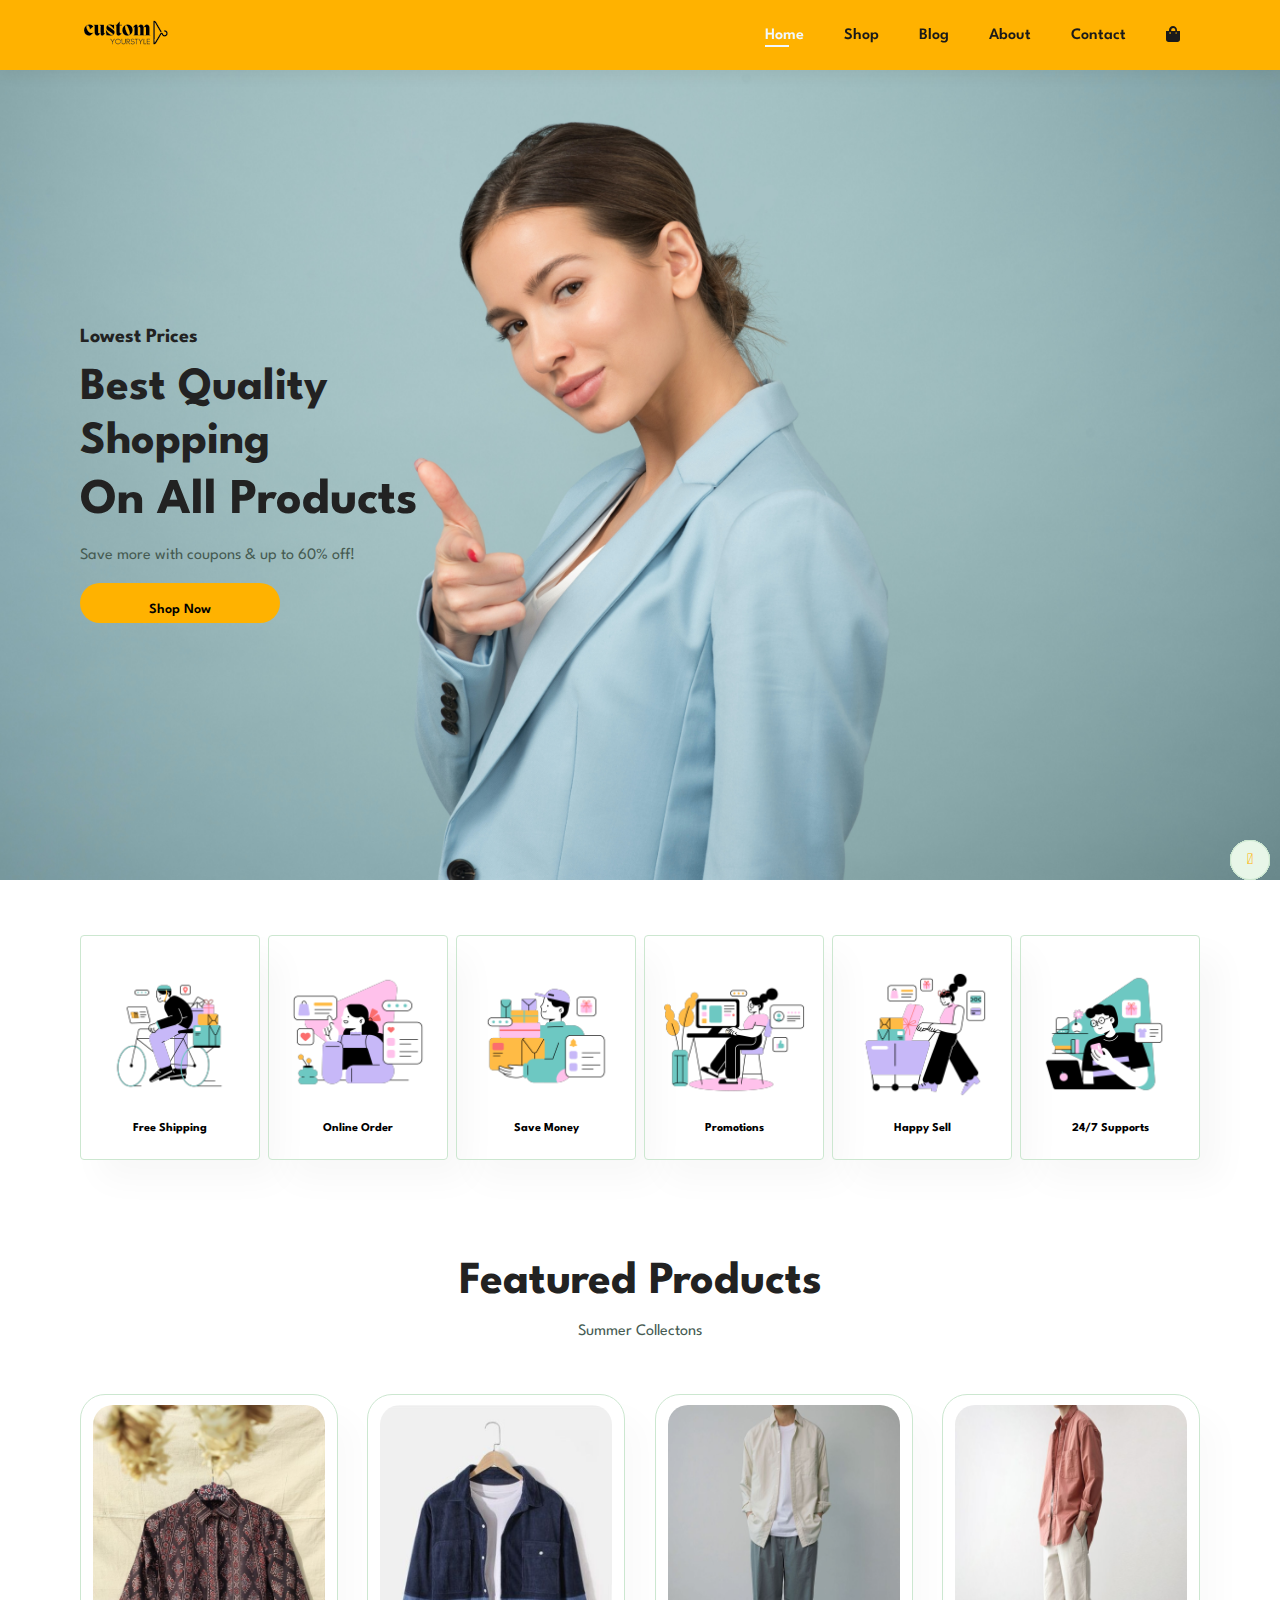
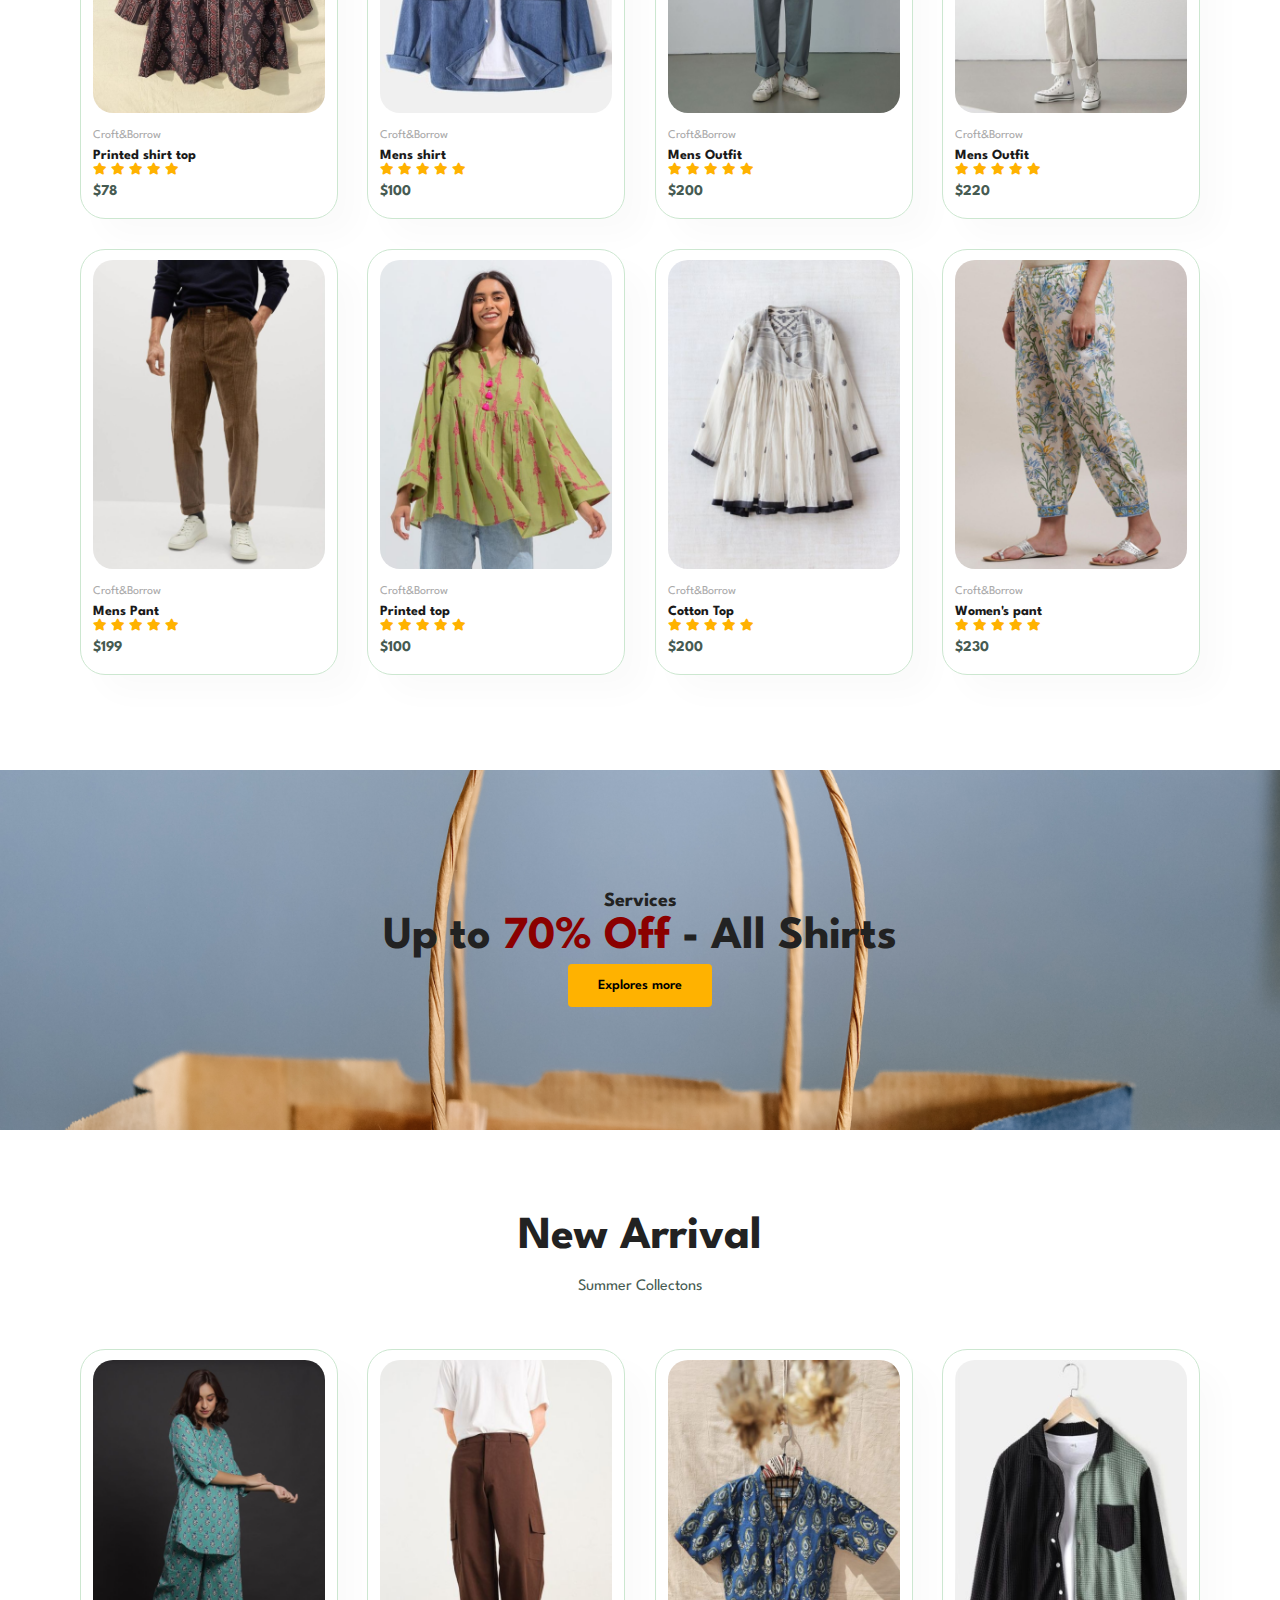
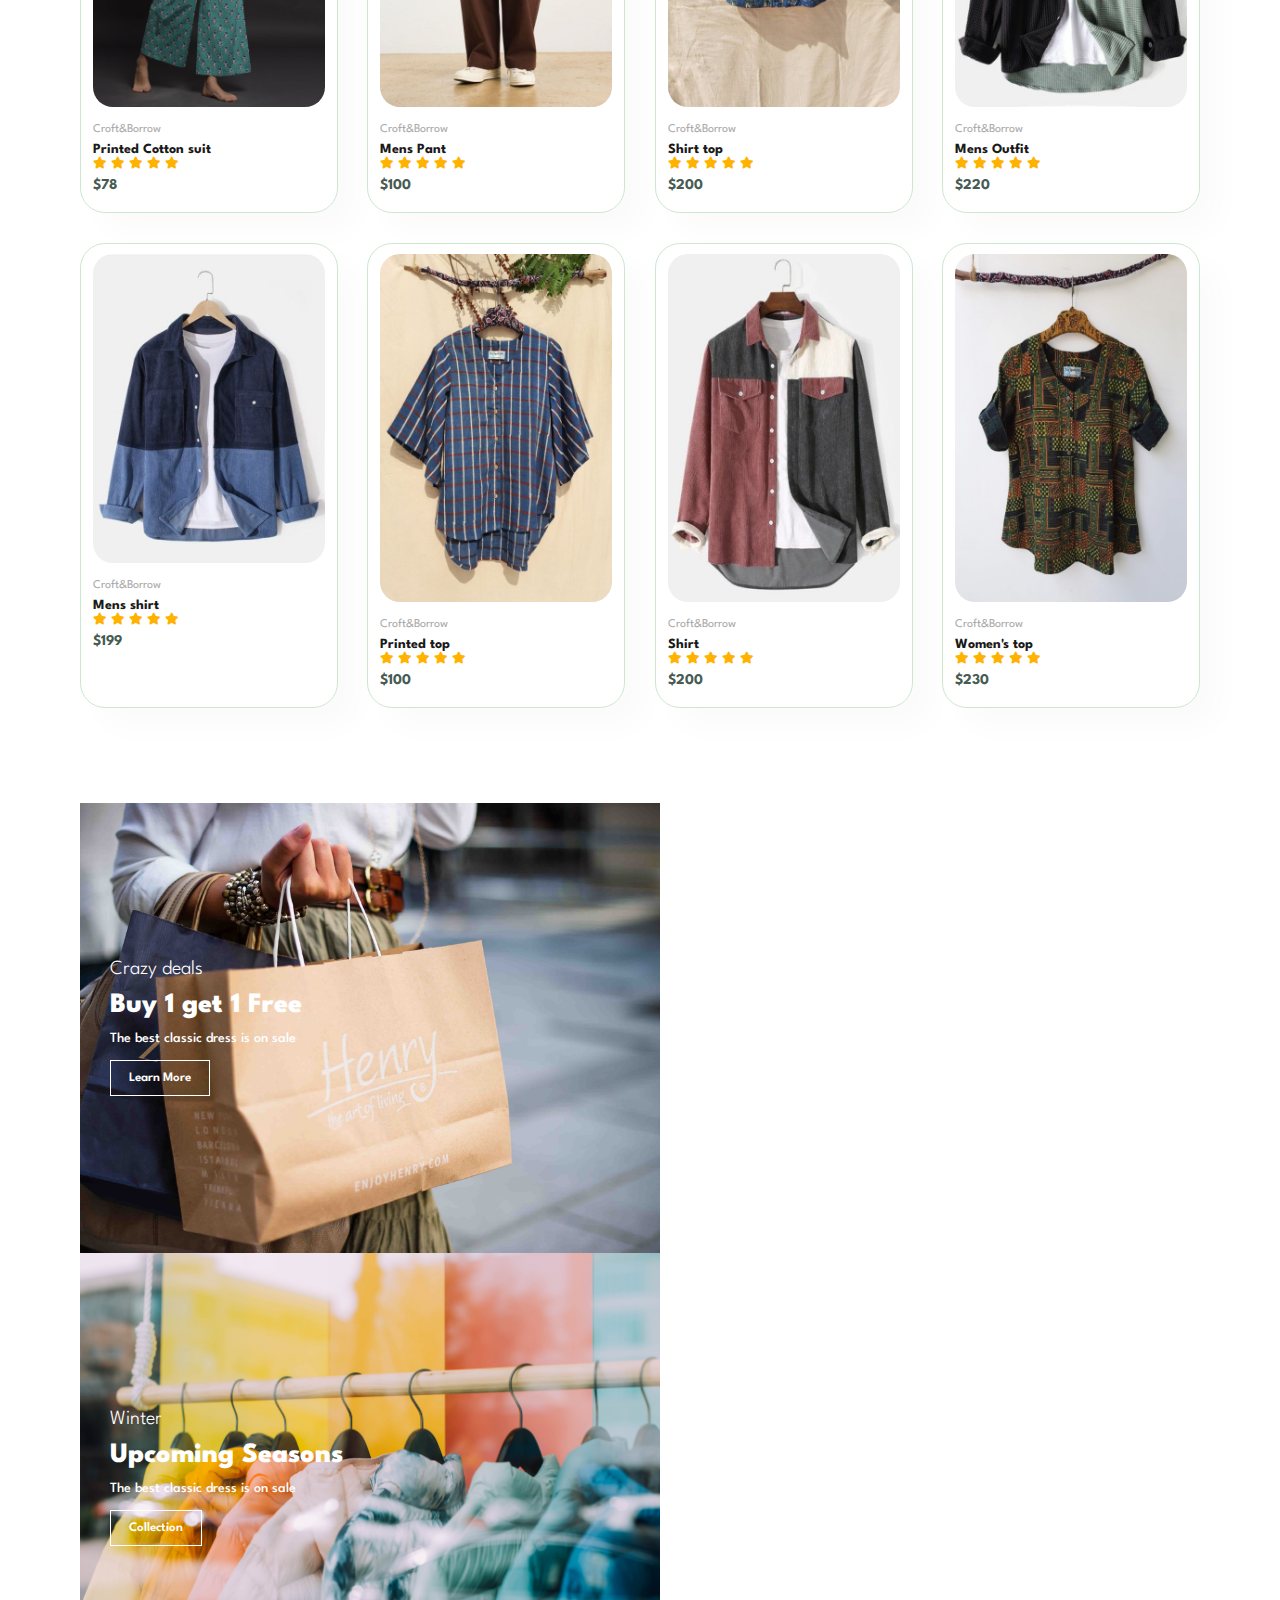
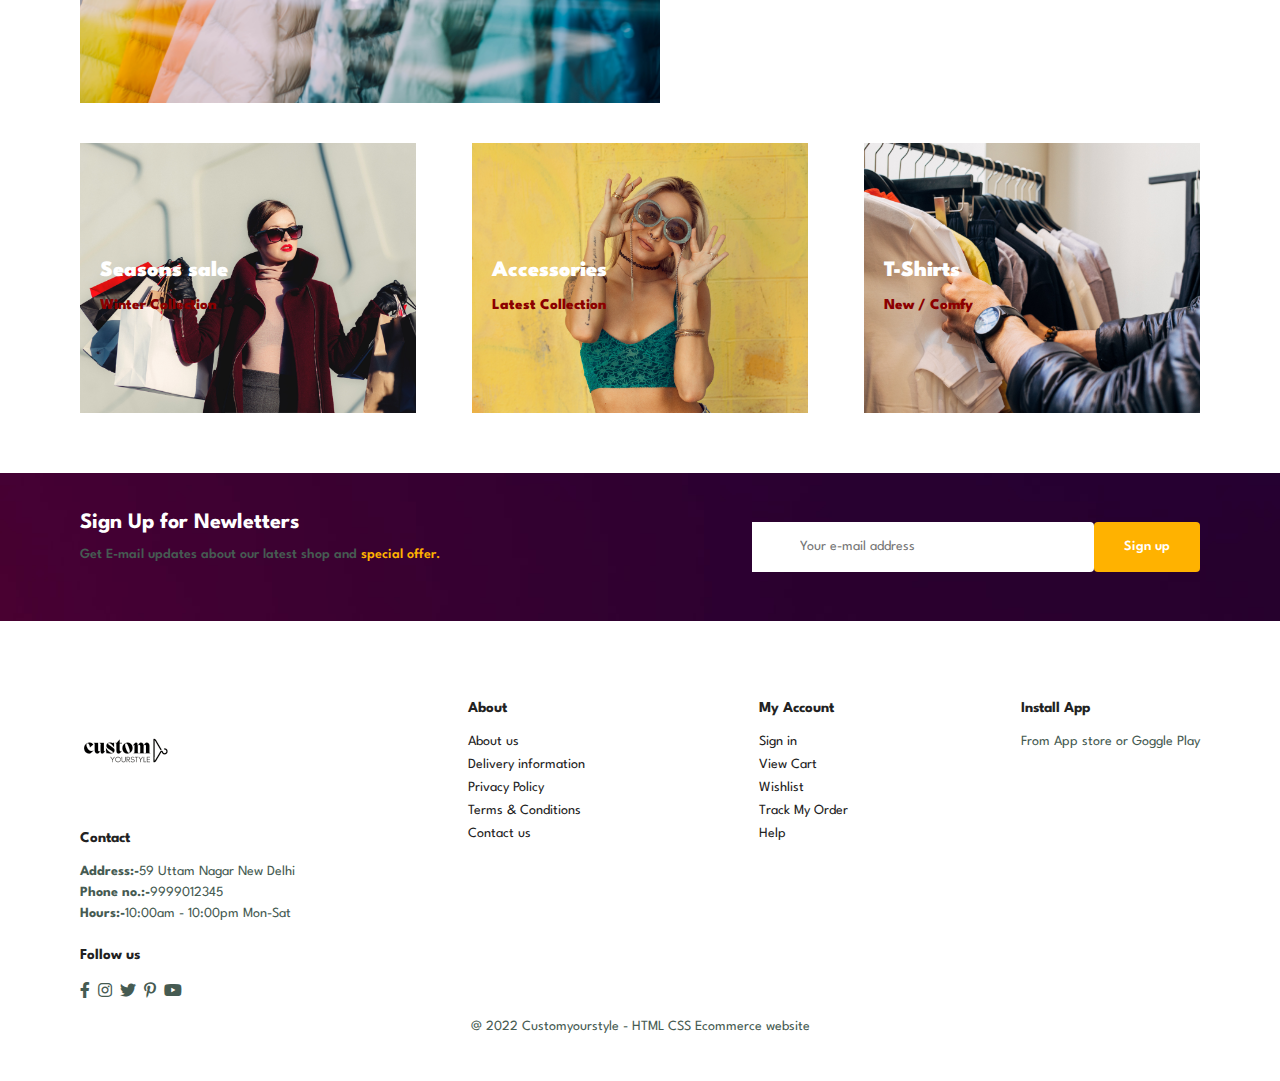
<file: customyourstyle/index.html>
<!DOCTYPE html>
<html lang="en">
<head>
    <meta charset="UTF-8">
    <meta http-equiv="X-UA-Compatible" content="IE=edge">
    <meta name="viewport" content="width=device-width, initial-scale=1.0">
    <title>Customyourstyle</title>
    <link rel="stylesheet" href="https://use.fontawesome.com/releases/v5.15.4/css/all.css"/>
    <link rel="stylesheet" href="style.css">
</head>
<body>

   <section id="header">
    <a href="#"> <img src="images/logo9.png" class="logo" alt=""></a>
    
   <div> 
    <ul id="navbar">
        <li><a class="active" href="index.html">Home</a></li>
        <li><a href="shop.html">Shop</a></li>
        <li><a href="blog.html">Blog</a></li>
        <li><a href="about.html">About</a></li>
        <li><a href="contact.html">Contact</a></li>
        <li id="lg-bag"><a href="cart.html"><i class="fa fa-shopping-bag"></i></a></li>
        <a href="#" id="close"><i class="fa fa-times"></i></a>
    </ul>
   </div>
   <div id="mobile">
    <a href="cart.html"><i class="fa fa-shopping-bag"></i></i></a>
    <i id="bar" class="fas fa-outdent"></i>
   </div>
</section>

<section id="hero">
    <h4>Lowest Prices</h4>
    <h2>Best Quality</h2>
    <h2>Shopping</h2>
    <h1>On All Products</h1>
    <p>Save more with coupons & up to 60% off!</p>
    <button class="normal">Shop Now</button>
</section>

<section id="feature" class="section-p1">
    <div class="fe-box">
        <img src="images/features/f1.png" alt="">
        <h6>Free Shipping</h6>
    </div>
    <div class="fe-box">
        <img src="images/features/f2.png" alt="">
        <h6>Online Order</h6>
    </div>
    <div class="fe-box">
        <img src="images/features/f3.png" alt="">
        <h6>Save Money</h6>
    </div>
    <div class="fe-box">
        <img src="images/features/f4.png" alt="">
        <h6>Promotions</h6>
    </div>
    <div class="fe-box">
        <img src="images/features/f5.png" alt="">
        <h6>Happy Sell</h6>
    </div>
    <div class="fe-box">
        <img src="images/features/f6.png" alt="">
        <h6>24/7 Supports</h6>
    </div>
</section>

<section id="product1" class="section-p1">
    <h2>Featured Products</h2>
    <p>Summer Collectons</p>
    <div class="pro-container">
        <div class="pro">
            <img src="images/product/shirt top6.png" alt="">
            <div class="des">
                <span>Croft&Borrow</span>
                <h5>Printed shirt top</h5>
                <div class="star">
                    <i class="fas fa-star"></i>
                    <i class="fas fa-star"></i>
                    <i class="fas fa-star"></i>
                    <i class="fas fa-star"></i>
                    <i class="fas fa-star"></i>
                </div>
                <h4>$78</h4>
            </div>
            <a href="#"><i class="fa fa-shopping-cart cart"></i></a>
        </div>
        <div class="pro">
            <img src="images/product/shirt9.png" alt="">
            <div class="des">
                <span>Croft&Borrow</span>
                <h5>Mens shirt</h5>
                <div class="star">
                    <i class="fas fa-star"></i>
                    <i class="fas fa-star"></i>
                    <i class="fas fa-star"></i>
                    <i class="fas fa-star"></i>
                    <i class="fas fa-star"></i>
                </div>
                <h4>$100</h4>
            </div>
            <a href="#"><i class="fa fa-shopping-cart cart"></i></a>
        </div>
        <div class="pro">
            <img src="images/product/M outfit1.png" alt="">
            <div class="des">
                <span>Croft&Borrow</span>
                <h5>Mens Outfit</h5>
                <div class="star">
                    <i class="fas fa-star"></i>
                    <i class="fas fa-star"></i>
                    <i class="fas fa-star"></i>
                    <i class="fas fa-star"></i>
                    <i class="fas fa-star"></i>
                </div>
                <h4>$200</h4>
            </div>
            <a href="#"><i class="fa fa-shopping-cart cart"></i></a>
        </div>
        <div class="pro">
            <img src="images/product/M outfit2.png" alt="">
            <div class="des">
                <span>Croft&Borrow</span>
                <h5>Mens Outfit</h5>
                <div class="star">
                    <i class="fas fa-star"></i>
                    <i class="fas fa-star"></i>
                    <i class="fas fa-star"></i>
                    <i class="fas fa-star"></i>
                    <i class="fas fa-star"></i>
                </div>
                <h4>$220</h4>
            </div>
            <a href="#"><i class="fa fa-shopping-cart cart"></i></a>
        </div>
        <div class="pro">
            <img src="images/product/Pant5.png" alt="">
            <div class="des">
                <span>Croft&Borrow</span>
                <h5>Mens Pant</h5>
                <div class="star">
                    <i class="fas fa-star"></i>
                    <i class="fas fa-star"></i>
                    <i class="fas fa-star"></i>
                    <i class="fas fa-star"></i>
                    <i class="fas fa-star"></i>
                </div>
                <h4>$199</h4>
            </div>
            <a href="#"><i class="fa fa-shopping-cart cart"></i></a>
        </div>
        <div class="pro">
            <img src="images/product/w outfit1.png" alt="">
            <div class="des">
                <span>Croft&Borrow</span>
                <h5>Printed top</h5>
                <div class="star">
                    <i class="fas fa-star"></i>
                    <i class="fas fa-star"></i>
                    <i class="fas fa-star"></i>
                    <i class="fas fa-star"></i>
                    <i class="fas fa-star"></i>
                </div>
                <h4>$100</h4>
            </div>
            <a href="#"><i class="fa fa-shopping-cart cart"></i></a>
        </div>
        <div class="pro">
            <img src="images/product/w outfit2.png" alt="">
            <div class="des">
                <span>Croft&Borrow</span>
                <h5>Cotton Top</h5>
                <div class="star">
                    <i class="fas fa-star"></i>
                    <i class="fas fa-star"></i>
                    <i class="fas fa-star"></i>
                    <i class="fas fa-star"></i>
                    <i class="fas fa-star"></i>
                </div>
                <h4>$200</h4>
            </div>
            <a href="#"><i class="fa fa-shopping-cart cart"></i></a>
        </div>
        <div class="pro">
            <img src="images/product/w pant1.png" alt="">
            <div class="des">
                <span>Croft&Borrow</span>
                <h5>Women's pant</h5>
                <div class="star">
                    <i class="fas fa-star"></i>
                    <i class="fas fa-star"></i>
                    <i class="fas fa-star"></i>
                    <i class="fas fa-star"></i>
                    <i class="fas fa-star"></i>
                </div>
                <h4>$230</h4>
            </div>
            <a href="#"><i class="fa fa-shopping-cart cart"></i></a>
        </div>
    </div>
</section>

<section id="banner" class="section-m1">
    <h4>Services</h4>
    <h2>Up to <span>70% Off </span> - All Shirts </h2>
    <button class="normal">Explores more</button>

</section>

<section id="product1" class="section-p1">
    <h2>New Arrival</h2>
    <p>Summer Collectons</p>
    <div class="pro-container">
        <div class="pro">
            <img src="images/product/suit1.png" alt="">
            <div class="des">
                <span>Croft&Borrow</span>
                <h5>Printed Cotton suit</h5>
                <div class="star">
                    <i class="fas fa-star"></i>
                    <i class="fas fa-star"></i>
                    <i class="fas fa-star"></i>
                    <i class="fas fa-star"></i>
                    <i class="fas fa-star"></i>
                </div>
                <h4>$78</h4>
            </div>
            <a href="#"><i class="fal fa-shopping-cart cart"></i></a>
        </div>
        <div class="pro">
            <img src="images/product/Pant1.png" alt="">
            <div class="des">
                <span>Croft&Borrow</span>
                <h5>Mens Pant</h5>
                <div class="star">
                    <i class="fas fa-star"></i>
                    <i class="fas fa-star"></i>
                    <i class="fas fa-star"></i>
                    <i class="fas fa-star"></i>
                    <i class="fas fa-star"></i>
                </div>
                <h4>$100</h4>
            </div>
            <a href="#"><i class="fal fa-shopping-cart cart"></i></a>
        </div>
        <div class="pro">
            <img src="images/product/shirt top1.png" alt="">
            <div class="des">
                <span>Croft&Borrow</span>
                <h5>Shirt top</h5>
                <div class="star">
                    <i class="fas fa-star"></i>
                    <i class="fas fa-star"></i>
                    <i class="fas fa-star"></i>
                    <i class="fas fa-star"></i>
                    <i class="fas fa-star"></i>
                </div>
                <h4>$200</h4>
            </div>
            <a href="#"><i class="fal fa-shopping-cart cart"></i></a>
        </div>
        <div class="pro">
            <img src="images/product/shirt11.png" alt="">
            <div class="des">
                <span>Croft&Borrow</span>
                <h5>Mens Outfit</h5>
                <div class="star">
                    <i class="fas fa-star"></i>
                    <i class="fas fa-star"></i>
                    <i class="fas fa-star"></i>
                    <i class="fas fa-star"></i>
                    <i class="fas fa-star"></i>
                </div>
                <h4>$220</h4>
            </div>
            <a href="#"><i class="fal fa-shopping-cart cart"></i></a>
        </div>
        <div class="pro">
            <img src="images/product/shirt9.png" alt="">
            <div class="des">
                <span>Croft&Borrow</span>
                <h5>Mens shirt</h5>
                <div class="star">
                    <i class="fas fa-star"></i>
                    <i class="fas fa-star"></i>
                    <i class="fas fa-star"></i>
                    <i class="fas fa-star"></i>
                    <i class="fas fa-star"></i>
                </div>
                <h4>$199</h4>
            </div>
            <a href="#"><i class="fal fa-shopping-cart cart"></i></a>
        </div>
        <div class="pro">
            <img src="images/product/shirt top2.png" alt="">
            <div class="des">
                <span>Croft&Borrow</span>
                <h5>Printed top</h5>
                <div class="star">
                    <i class="fas fa-star"></i>
                    <i class="fas fa-star"></i>
                    <i class="fas fa-star"></i>
                    <i class="fas fa-star"></i>
                    <i class="fas fa-star"></i>
                </div>
                <h4>$100</h4>
            </div>
            <a href="#"><i class="fal fa-shopping-cart cart"></i></a>
        </div>
        <div class="pro">
            <img src="images/product/shirt10.png" alt="">
            <div class="des">
                <span>Croft&Borrow</span>
                <h5>Shirt</h5>
                <div class="star">
                    <i class="fas fa-star"></i>
                    <i class="fas fa-star"></i>
                    <i class="fas fa-star"></i>
                    <i class="fas fa-star"></i>
                    <i class="fas fa-star"></i>
                </div>
                <h4>$200</h4>
            </div>
            <a href="#"><i class="fal fa-shopping-cart cart"></i></a>
        </div>
        <div class="pro">
            <img src="images/product/shirt top5.png" alt="">
            <div class="des">
                <span>Croft&Borrow</span>
                <h5>Women's top </h5>
                <div class="star">
                    <i class="fas fa-star"></i>
                    <i class="fas fa-star"></i>
                    <i class="fas fa-star"></i>
                    <i class="fas fa-star"></i>
                    <i class="fas fa-star"></i>
                </div>
                <h4>$230</h4>
            </div>
            <a href="#"><i class="fal fa-shopping-cart cart"></i></a>
        </div>
    </div>
</section>

<section id="sm-banner" class="section-p1">
    <div class="banner-box">
    <h4>Crazy deals</h4>
    <h2>Buy 1 get 1 Free</h2>
    <span>The best classic dress is on sale</span>
    <button class="white">Learn More</button>
    </div>
    <div class="banner-box banner-box2">
        <h4>Winter</h4>
        <h2>Upcoming Seasons</h2>
        <span>The best classic dress is on sale</span>
        <button class="white">Collection</button>
        </div>
    </section>

    <section id="banner3">
        <div class="banner-box">
            <h2>Seasons sale</h2>
            <h3>Winter Collection</h3>
            </div>
            <div class="banner-box banner-box2">
                <h2>Accessories</h2>
                <h3>Latest Collection</h3>
                </div>
                <div class="banner-box banner-box3">
                    <h2>T-Shirts</h2>
                    <h3>New / Comfy</h3>
                    </div>
    </section>

    <section id="newsletter" class="section-p1 section-m1" >
       <div class="newstext">
        <h4>Sign Up for Newletters</h4>
        <p>Get E-mail updates about our latest shop and <span>special offer.</span></p>
       </div>
       <div class="form">
        <input type="text" placeholder="Your e-mail address">
        <button class="normal">Sign up</button>
       </div>
    </section>

    <footer class="section-p1">
       <div class="col">
        <img class="logo" src="images/logo9.png">
        <h4>Contact</h4>
        <p><strong>Address:-</strong>59 Uttam Nagar New Delhi</p>
        <p><strong>Phone no.:-</strong>9999012345</p>
        <p><strong>Hours:-</strong>10:00am - 10:00pm Mon-Sat </p>
        <div class="follow">
            <h4>Follow us</h4>
            <div class="icon">
                <i class="fab fa-facebook-f"></i>
                <i class="fab fa-instagram"></i>
                <i class="fab fa-twitter"></i>
                <i class="fab fa-pinterest-p"></i>
                <i class="fab fa-youtube"></i>
            </div>
        </div>
       </div>

    <div class="col">
        <h4>About</h4>
        <a href="#">About us</a>
        <a href="#">Delivery information</a>
        <a href="#">Privacy Policy</a>
        <a href="#">Terms & Conditions</a>
        <a href="#">Contact us</a>
    </div>
    <div class="col">
        <h4>My Account</h4>
        <a href="#">Sign in</a>
        <a href="#">View Cart</a>
        <a href="#">Wishlist</a>
        <a href="#">Track My Order</a>
        <a href="#">Help</a>
    </div>
    <div class="col install">
        <h4>Install App</h4>
        <p>From App store or Goggle Play</p>
    </div>
    <div class="copyright">
        <p>@ 2022 Customyourstyle - HTML CSS Ecommerce website</p>
    </div>
    </footer>

    <script src="script.js"></script>
</body>
</html>
</file>
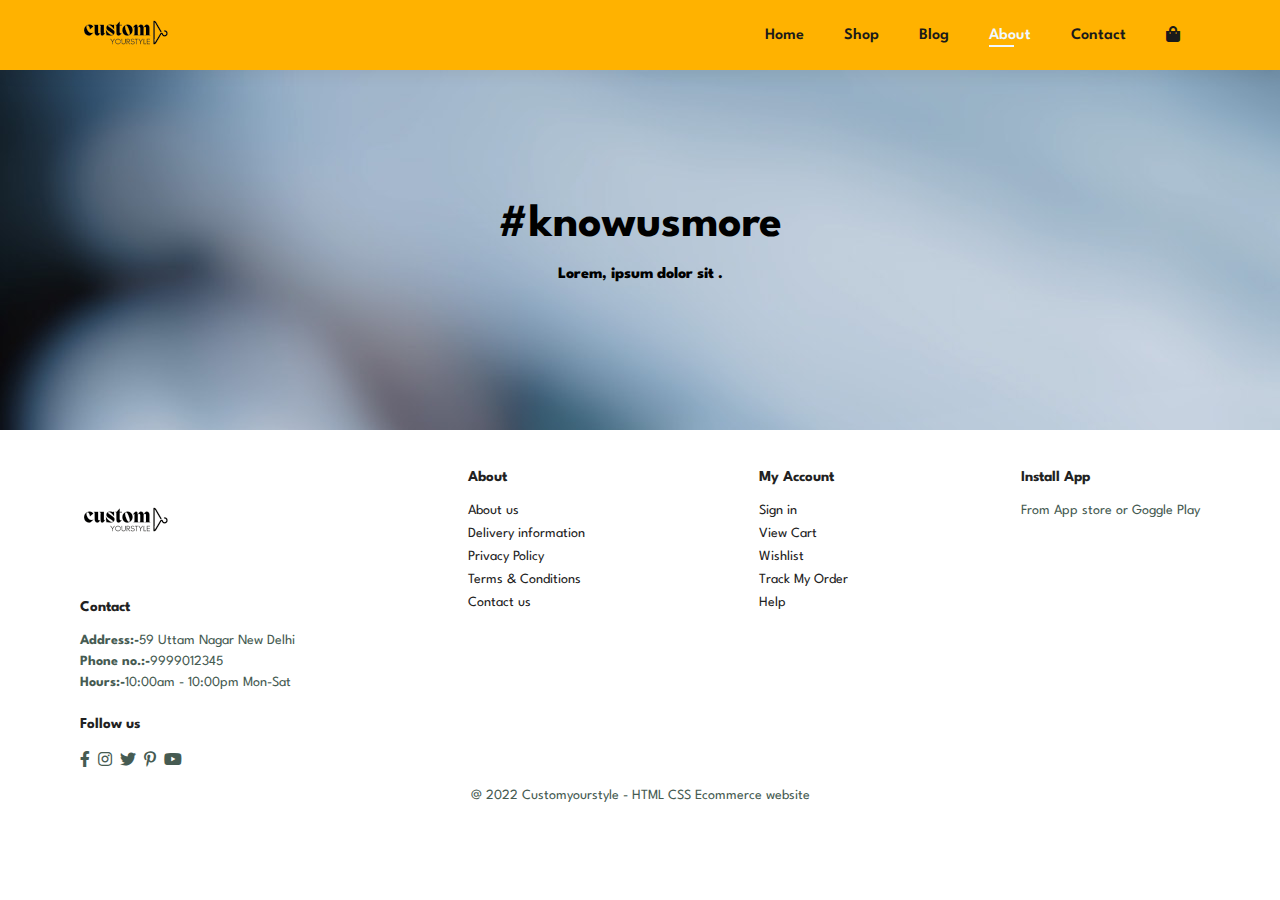
<file: customyourstyle/about.html>
<!DOCTYPE html>
<html lang="en">
<head>
    <meta charset="UTF-8">
    <meta http-equiv="X-UA-Compatible" content="IE=edge">
    <meta name="viewport" content="width=device-width, initial-scale=1.0">
    <title>Customyourstyle</title>
    <link rel="stylesheet" href="https://use.fontawesome.com/releases/v5.15.4/css/all.css"/>
    <link rel="stylesheet" href="style.css">
</head>
<body>

   <section id="header">
    <a href="#"> <img src="images/logo9.png" class="logo" alt=""></a>
    
   <div> 
    <ul id="navbar">
        <li><a  href="index.html">Home</a></li>
        <li><a  href="shop.html">Shop</a></li>
        <li><a  href="blog.html">Blog</a></li>
        <li><a class="active" href="about.html">About</a></li>
        <li><a href="contact.html">Contact</a></li>
        <li id="lg-bag"><a href="cart.html"><i class="fa fa-shopping-bag"></i></a></li>
        <a href="#" id="close"><i class="fa fa-times"></i></a>
    </ul>
   </div>
   <div id="mobile">
    <a href="cart.html"><i class="fa fa-shopping-bag"></i></i></a>
    <i id="bar" class="fas fa-outdent"></i>
   </div>
</section>

<section id="page-header" class="about-header">
    <h2>#knowusmore</h2>
    <p>Lorem, ipsum dolor sit .</p>
</section>

    <footer class="section-p1">
       <div class="col">
        <img class="logo" src="images/logo9.png">
        <h4>Contact</h4>
        <p><strong>Address:-</strong>59 Uttam Nagar New Delhi</p>
        <p><strong>Phone no.:-</strong>9999012345</p>
        <p><strong>Hours:-</strong>10:00am - 10:00pm Mon-Sat </p>
        <div class="follow">
            <h4>Follow us</h4>
            <div class="icon">
                <i class="fab fa-facebook-f"></i>
                <i class="fab fa-instagram"></i>
                <i class="fab fa-twitter"></i>
                <i class="fab fa-pinterest-p"></i>
                <i class="fab fa-youtube"></i>
            </div>
        </div>
       </div>

    <div class="col">
        <h4>About</h4>
        <a href="#">About us</a>
        <a href="#">Delivery information</a>
        <a href="#">Privacy Policy</a>
        <a href="#">Terms & Conditions</a>
        <a href="#">Contact us</a>
    </div>
    <div class="col">
        <h4>My Account</h4>
        <a href="#">Sign in</a>
        <a href="#">View Cart</a>
        <a href="#">Wishlist</a>
        <a href="#">Track My Order</a>
        <a href="#">Help</a>
    </div>
    <div class="col install">
        <h4>Install App</h4>
        <p>From App store or Goggle Play</p>
    </div>
    <div class="copyright">
        <p>@ 2022 Customyourstyle - HTML CSS Ecommerce website</p>
    </div>
    </footer>

    <script src="script.js"></script>
</body>
</html>
</file>
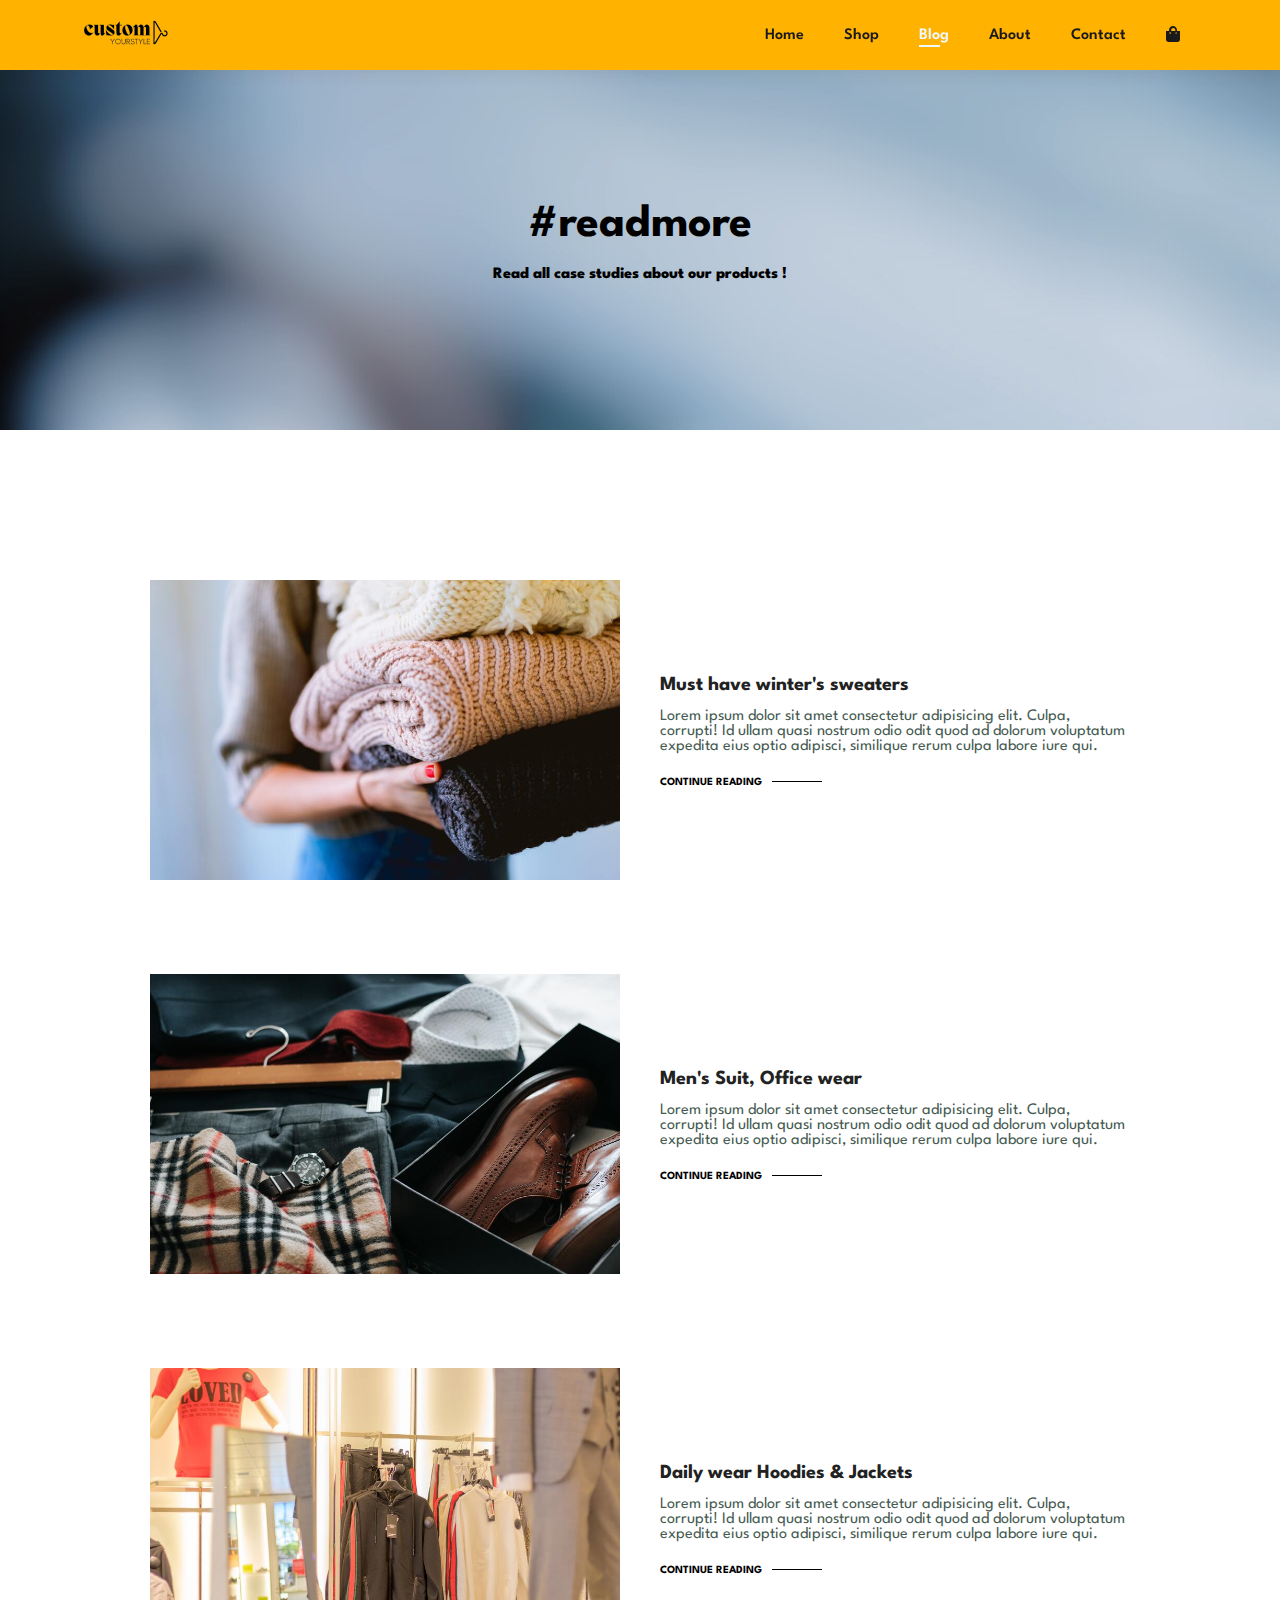
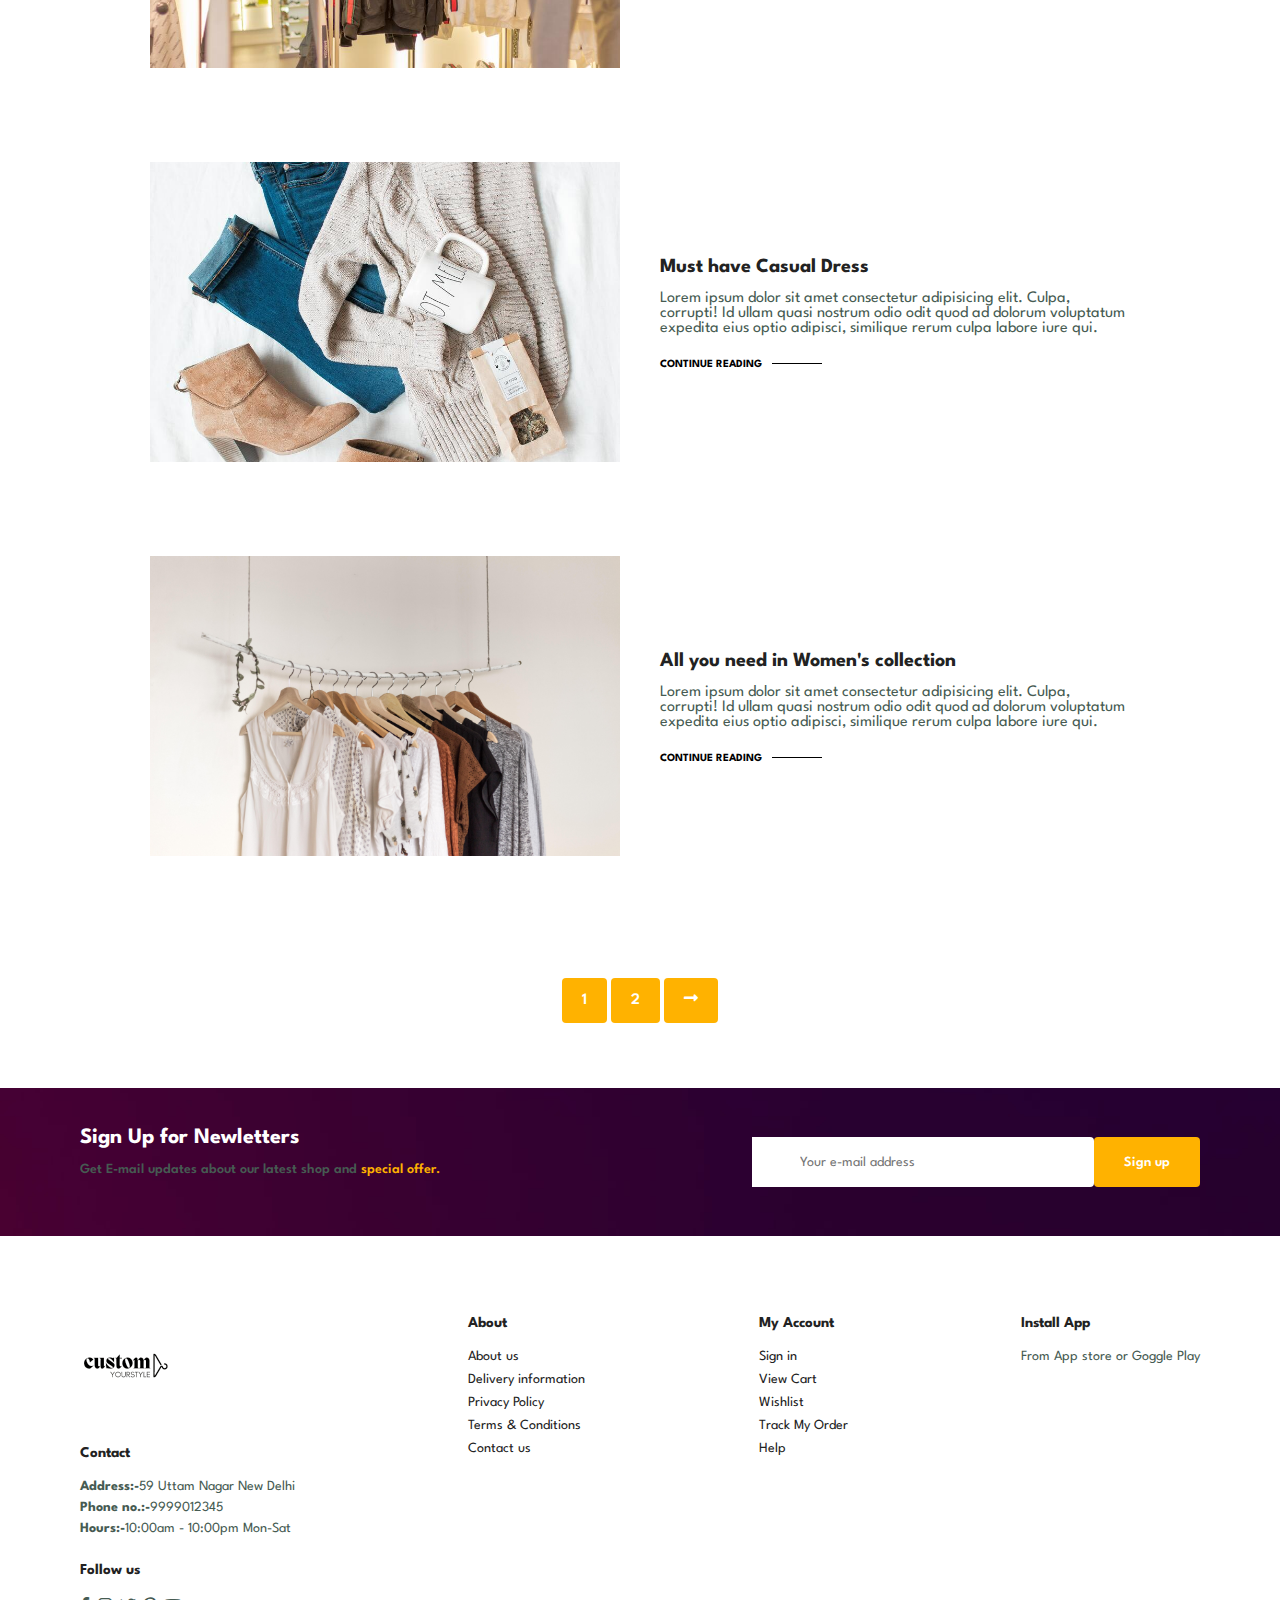
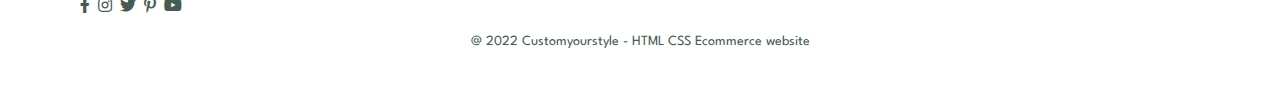
<file: customyourstyle/blog.html>
<!DOCTYPE html>
<html lang="en">
<head>
    <meta charset="UTF-8">
    <meta http-equiv="X-UA-Compatible" content="IE=edge">
    <meta name="viewport" content="width=device-width, initial-scale=1.0">
    <title>Customyourstyle</title>
    <link rel="stylesheet" href="https://use.fontawesome.com/releases/v5.15.4/css/all.css"/>
    <link rel="stylesheet" href="style.css">
</head>
<body>

   <section id="header">
    <a href="#"> <img src="images/logo9.png" class="logo" alt=""></a>
    
   <div> 
    <ul id="navbar">
        <li><a  href="index.html">Home</a></li>
        <li><a  href="shop.html">Shop</a></li>
        <li><a class="active" href="blog.html">Blog</a></li>
        <li><a href="about.html">About</a></li>
        <li><a href="contact.html">Contact</a></li>
        <li id="lg-bag"><a href="cart.html"><i class="fa fa-shopping-bag"></i></a></li>
        <a href="#" id="close"><i class="fa fa-times"></i></a>
    </ul>
   </div>
   <div id="mobile">
    <a href="cart.html"><i class="fa fa-shopping-bag"></i></i></a>
    <i id="bar" class="fas fa-outdent"></i>
   </div>
</section>

<section id="page-header" class="blog-header">
    <h2>#readmore</h2>
    <p>Read all case studies about our products !</p>
</section>

<section id="blog">
    <div class="blog-box">
        <div class="blog-img">
            <img src="images/blog/p3.jpg" alt="">
        </div>
        <div class="blog-details">
            <h4> Must have winter's sweaters</h4>
            <p>Lorem ipsum dolor sit amet consectetur adipisicing elit. Culpa, corrupti! Id ullam quasi nostrum odio odit quod ad dolorum voluptatum expedita eius optio adipisci, similique rerum culpa labore iure qui.</p>
            <a href="#">CONTINUE READING</a>
        </div>
    </div>

    <div class="blog-box">
        <div class="blog-img">
            <img src="images/blog/p1.jpg" alt="">
        </div>
        <div class="blog-details">
            <h4>Men's Suit, Office wear</h4>
            <p>Lorem ipsum dolor sit amet consectetur adipisicing elit. Culpa, corrupti! Id ullam quasi nostrum odio odit quod ad dolorum voluptatum expedita eius optio adipisci, similique rerum culpa labore iure qui.</p>
            <a href="#">CONTINUE READING</a>
        </div>
    </div>

    <div class="blog-box">
        <div class="blog-img">
            <img src="images/blog/p2.jpg" alt="">
        </div>
        <div class="blog-details">
            <h4>Daily wear Hoodies & Jackets</h4>
            <p>Lorem ipsum dolor sit amet consectetur adipisicing elit. Culpa, corrupti! Id ullam quasi nostrum odio odit quod ad dolorum voluptatum expedita eius optio adipisci, similique rerum culpa labore iure qui.</p>
            <a href="#">CONTINUE READING</a>
        </div>
    </div>

    <div class="blog-box">
        <div class="blog-img">
            <img src="images/blog/p4.jpg" alt="">
        </div>
        <div class="blog-details">
            <h4>Must have Casual Dress</h4>
            <p>Lorem ipsum dolor sit amet consectetur adipisicing elit. Culpa, corrupti! Id ullam quasi nostrum odio odit quod ad dolorum voluptatum expedita eius optio adipisci, similique rerum culpa labore iure qui.</p>
            <a href="#">CONTINUE READING</a>
        </div>
    </div>

    <div class="blog-box">
        <div class="blog-img">
            <img src="images/blog/p5.jpg" alt="">
        </div>
        <div class="blog-details">
            <h4>All you need in Women's collection</h4>
            <p>Lorem ipsum dolor sit amet consectetur adipisicing elit. Culpa, corrupti! Id ullam quasi nostrum odio odit quod ad dolorum voluptatum expedita eius optio adipisci, similique rerum culpa labore iure qui.</p>
            <a href="#">CONTINUE READING</a>
        </div>
    </div>
</section>

<section id="pagination" class="section-p1">
    <a href="#">1</a>
    <a href="#">2</a>
    <a href="#"><i class="fa fa-long-arrow-alt-right"></i></a>
</section>

    <section id="newsletter" class="section-p1 section-m1" >
       <div class="newstext">
        <h4>Sign Up for Newletters</h4>
        <p>Get E-mail updates about our latest shop and <span>special offer.</span></p>
       </div>
       <div class="form">
        <input type="text" placeholder="Your e-mail address">
        <button class="normal">Sign up</button>
       </div>
    </section>

    <footer class="section-p1">
       <div class="col">
        <img class="logo" src="images/logo9.png">
        <h4>Contact</h4>
        <p><strong>Address:-</strong>59 Uttam Nagar New Delhi</p>
        <p><strong>Phone no.:-</strong>9999012345</p>
        <p><strong>Hours:-</strong>10:00am - 10:00pm Mon-Sat </p>
        <div class="follow">
            <h4>Follow us</h4>
            <div class="icon">
                <i class="fab fa-facebook-f"></i>
                <i class="fab fa-instagram"></i>
                <i class="fab fa-twitter"></i>
                <i class="fab fa-pinterest-p"></i>
                <i class="fab fa-youtube"></i>
            </div>
        </div>
       </div>

    <div class="col">
        <h4>About</h4>
        <a href="#">About us</a>
        <a href="#">Delivery information</a>
        <a href="#">Privacy Policy</a>
        <a href="#">Terms & Conditions</a>
        <a href="#">Contact us</a>
    </div>
    <div class="col">
        <h4>My Account</h4>
        <a href="#">Sign in</a>
        <a href="#">View Cart</a>
        <a href="#">Wishlist</a>
        <a href="#">Track My Order</a>
        <a href="#">Help</a>
    </div>
    <div class="col install">
        <h4>Install App</h4>
        <p>From App store or Goggle Play</p>
    </div>
    <div class="copyright">
        <p>@ 2022 Customyourstyle - HTML CSS Ecommerce website</p>
    </div>
    </footer>

    <script src="script.js"></script>
</body>
</html>
</file>
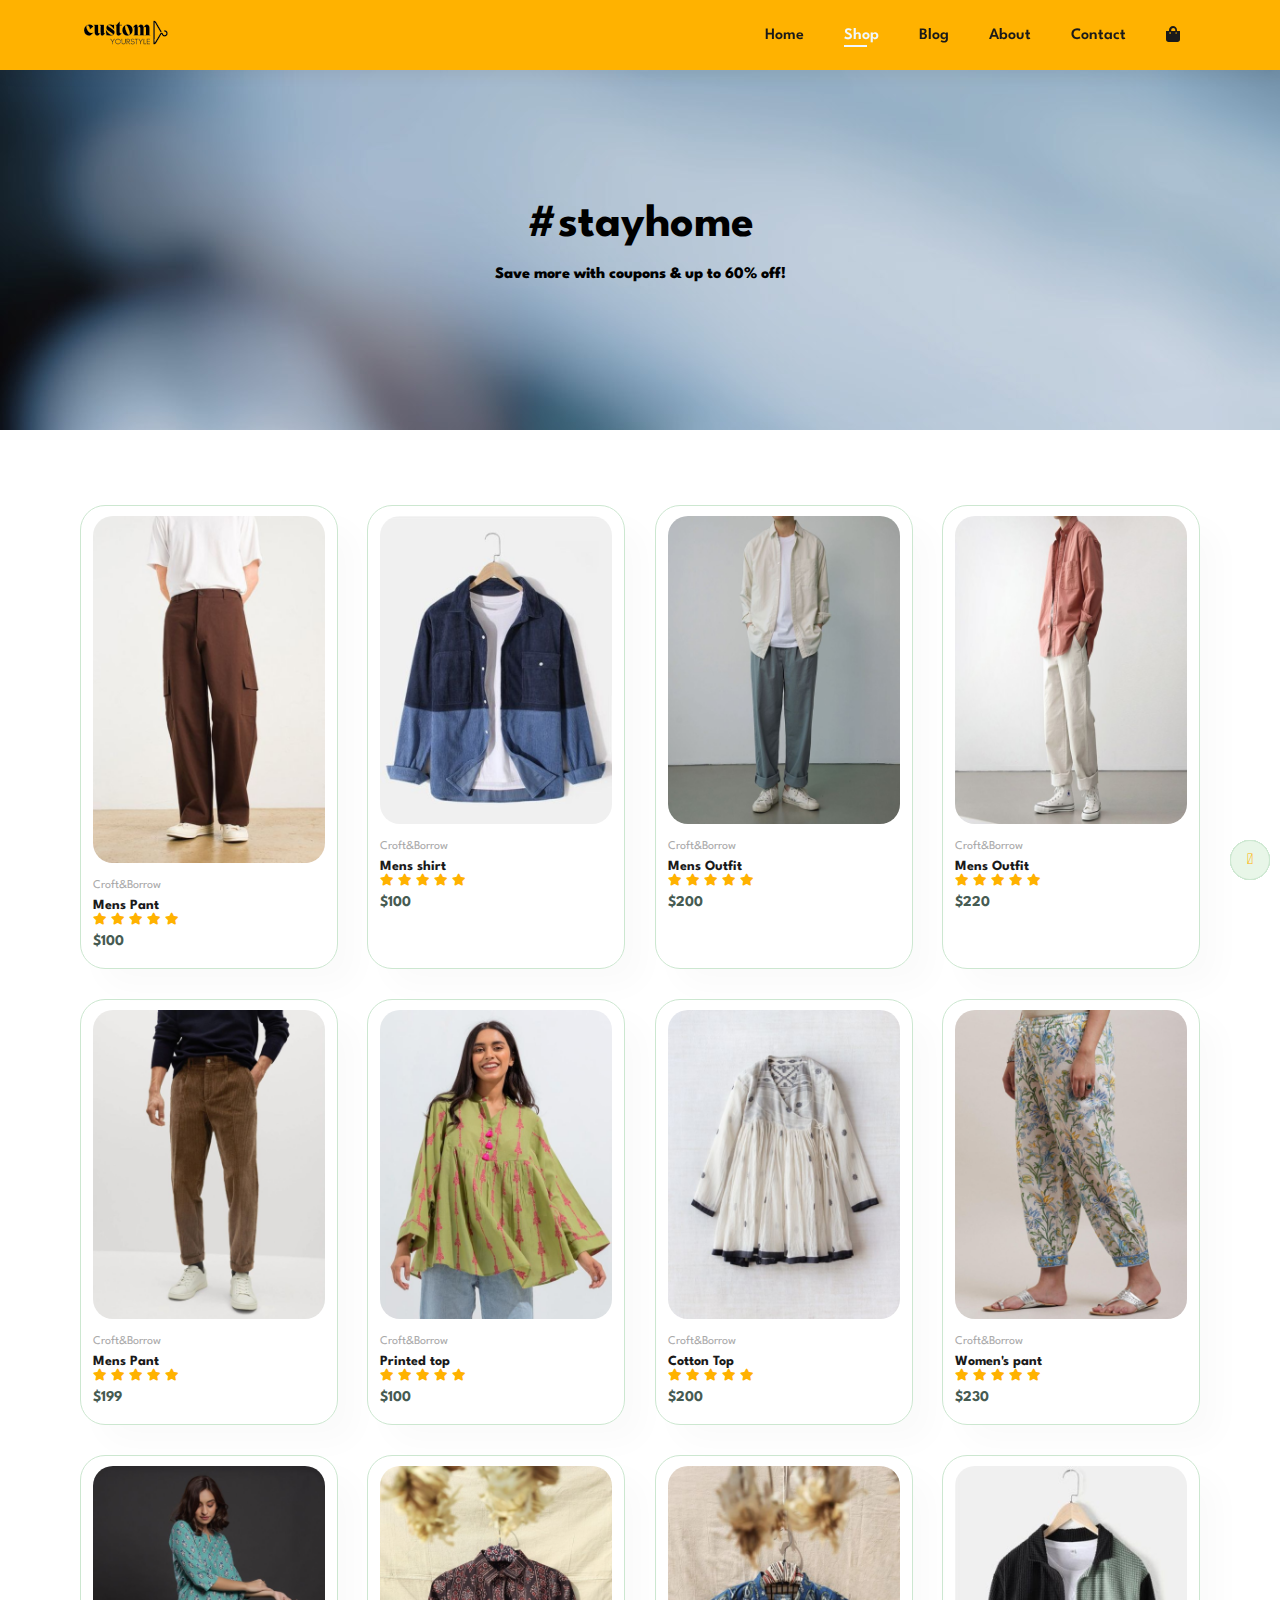
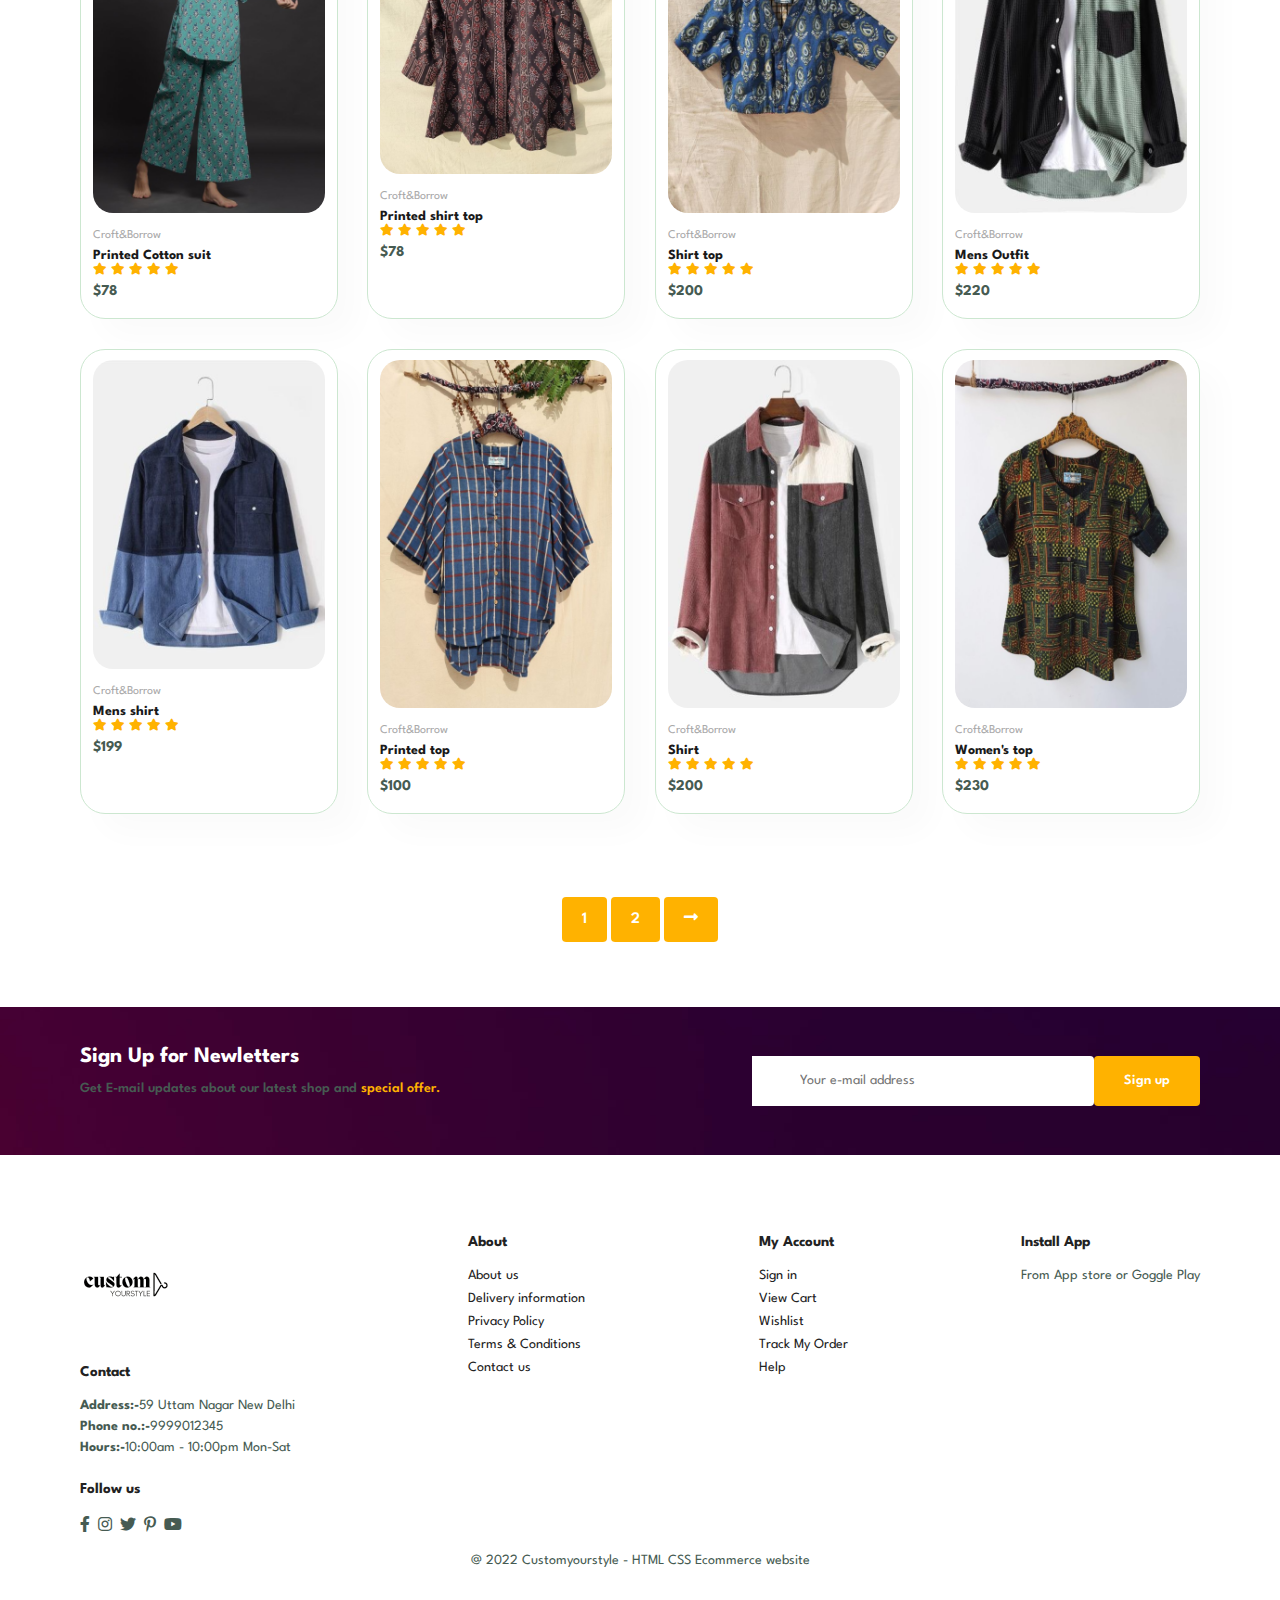
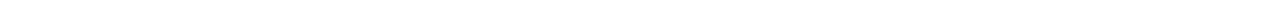
<file: customyourstyle/shop.html>
<!DOCTYPE html>
<html lang="en">
<head>
    <meta charset="UTF-8">
    <meta http-equiv="X-UA-Compatible" content="IE=edge">
    <meta name="viewport" content="width=device-width, initial-scale=1.0">
    <title>Customyourstyle</title>
    <link rel="stylesheet" href="https://use.fontawesome.com/releases/v5.15.4/css/all.css"/>
    <link rel="stylesheet" href="style.css">
</head>
<body>

   <section id="header">
    <a href="#"> <img src="images/logo9.png" class="logo" alt=""></a>
    
   <div> 
    <ul id="navbar">
        <li><a  href="index.html">Home</a></li>
        <li><a class="active" href="shop.html">Shop</a></li>
        <li><a href="blog.html">Blog</a></li>
        <li><a href="about.html">About</a></li>
        <li><a href="contact.html">Contact</a></li>
        <li id="lg-bag"><a href="cart.html"><i class="fa fa-shopping-bag"></i></a></li>
        <a href="#" id="close"><i class="fa fa-times"></i></a>
    </ul>
   </div>
   <div id="mobile">
    <a href="cart.html"><i class="fa fa-shopping-bag"></i></i></a>
    <i id="bar" class="fas fa-outdent"></i>
   </div>
</section>

<section id="page-header">
    <h2>#stayhome</h2>
    <p>Save more with coupons & up to 60% off!</p>
</section>

<section id="product1" class="section-p1">
    <div class="pro-container">
        <div class="pro" onclick="window.location.href='sproduct.html'">
            <img src="images/product/Pant1.png" alt="">
            <div class="des">
                <span>Croft&Borrow</span>
                <h5>Mens Pant</h5>
                <div class="star">
                    <i class="fas fa-star"></i>
                    <i class="fas fa-star"></i>
                    <i class="fas fa-star"></i>
                    <i class="fas fa-star"></i>
                    <i class="fas fa-star"></i>
                </div>
                <h4>$100</h4>
            </div>
            <a href="#"><i class="fa fa-shopping-cart cart"></i></a>
        </div>
        <div class="pro">
            <img src="images/product/shirt9.png" alt="">
            <div class="des">
                <span>Croft&Borrow</span>
                <h5>Mens shirt</h5>
                <div class="star">
                    <i class="fas fa-star"></i>
                    <i class="fas fa-star"></i>
                    <i class="fas fa-star"></i>
                    <i class="fas fa-star"></i>
                    <i class="fas fa-star"></i>
                </div>
                <h4>$100</h4>
            </div>
            <a href="#"><i class="fa fa-shopping-cart cart"></i></a>
        </div>
        <div class="pro">
            <img src="images/product/M outfit1.png" alt="">
            <div class="des">
                <span>Croft&Borrow</span>
                <h5>Mens Outfit</h5>
                <div class="star">
                    <i class="fas fa-star"></i>
                    <i class="fas fa-star"></i>
                    <i class="fas fa-star"></i>
                    <i class="fas fa-star"></i>
                    <i class="fas fa-star"></i>
                </div>
                <h4>$200</h4>
            </div>
            <a href="#"><i class="fa fa-shopping-cart cart"></i></a>
        </div>
        <div class="pro">
            <img src="images/product/M outfit2.png" alt="">
            <div class="des">
                <span>Croft&Borrow</span>
                <h5>Mens Outfit</h5>
                <div class="star">
                    <i class="fas fa-star"></i>
                    <i class="fas fa-star"></i>
                    <i class="fas fa-star"></i>
                    <i class="fas fa-star"></i>
                    <i class="fas fa-star"></i>
                </div>
                <h4>$220</h4>
            </div>
            <a href="#"><i class="fa fa-shopping-cart cart"></i></a>
        </div>
        <div class="pro">
            <img src="images/product/Pant5.png" alt="">
            <div class="des">
                <span>Croft&Borrow</span>
                <h5>Mens Pant</h5>
                <div class="star">
                    <i class="fas fa-star"></i>
                    <i class="fas fa-star"></i>
                    <i class="fas fa-star"></i>
                    <i class="fas fa-star"></i>
                    <i class="fas fa-star"></i>
                </div>
                <h4>$199</h4>
            </div>
            <a href="#"><i class="fa fa-shopping-cart cart"></i></a>
        </div>
        <div class="pro">
            <img src="images/product/w outfit1.png" alt="">
            <div class="des">
                <span>Croft&Borrow</span>
                <h5>Printed top</h5>
                <div class="star">
                    <i class="fas fa-star"></i>
                    <i class="fas fa-star"></i>
                    <i class="fas fa-star"></i>
                    <i class="fas fa-star"></i>
                    <i class="fas fa-star"></i>
                </div>
                <h4>$100</h4>
            </div>
            <a href="#"><i class="fa fa-shopping-cart cart"></i></a>
        </div>
        <div class="pro">
            <img src="images/product/w outfit2.png" alt="">
            <div class="des">
                <span>Croft&Borrow</span>
                <h5>Cotton Top</h5>
                <div class="star">
                    <i class="fas fa-star"></i>
                    <i class="fas fa-star"></i>
                    <i class="fas fa-star"></i>
                    <i class="fas fa-star"></i>
                    <i class="fas fa-star"></i>
                </div>
                <h4>$200</h4>
            </div>
            <a href="#"><i class="fa fa-shopping-cart cart"></i></a>
        </div>
        <div class="pro">
            <img src="images/product/w pant1.png" alt="">
            <div class="des">
                <span>Croft&Borrow</span>
                <h5>Women's pant</h5>
                <div class="star">
                    <i class="fas fa-star"></i>
                    <i class="fas fa-star"></i>
                    <i class="fas fa-star"></i>
                    <i class="fas fa-star"></i>
                    <i class="fas fa-star"></i>
                </div>
                <h4>$230</h4>
            </div>
            <a href="#"><i class="fa fa-shopping-cart cart"></i></a>
        </div>
   
        <div class="pro">
            <img src="images/product/suit1.png" alt="">
            <div class="des">
                <span>Croft&Borrow</span>
                <h5>Printed Cotton suit</h5>
                <div class="star">
                    <i class="fas fa-star"></i>
                    <i class="fas fa-star"></i>
                    <i class="fas fa-star"></i>
                    <i class="fas fa-star"></i>
                    <i class="fas fa-star"></i>
                </div>
                <h4>$78</h4>
            </div>
            <a href="#"><i class="fal fa-shopping-cart cart"></i></a>
        </div>
        <div class="pro">
            <img src="images/product/shirt top6.png" alt="">
            <div class="des">
                <span>Croft&Borrow</span>
                <h5>Printed shirt top</h5>
                <div class="star">
                    <i class="fas fa-star"></i>
                    <i class="fas fa-star"></i>
                    <i class="fas fa-star"></i>
                    <i class="fas fa-star"></i>
                    <i class="fas fa-star"></i>
                </div>
                <h4>$78</h4>
            </div>
            <a href="#"><i class="fal fa-shopping-cart cart"></i></a>
        </div>
        <div class="pro">
            <img src="images/product/shirt top1.png" alt="">
            <div class="des">
                <span>Croft&Borrow</span>
                <h5>Shirt top</h5>
                <div class="star">
                    <i class="fas fa-star"></i>
                    <i class="fas fa-star"></i>
                    <i class="fas fa-star"></i>
                    <i class="fas fa-star"></i>
                    <i class="fas fa-star"></i>
                </div>
                <h4>$200</h4>
            </div>
            <a href="#"><i class="fal fa-shopping-cart cart"></i></a>
        </div>
        <div class="pro">
            <img src="images/product/shirt11.png" alt="">
            <div class="des">
                <span>Croft&Borrow</span>
                <h5>Mens Outfit</h5>
                <div class="star">
                    <i class="fas fa-star"></i>
                    <i class="fas fa-star"></i>
                    <i class="fas fa-star"></i>
                    <i class="fas fa-star"></i>
                    <i class="fas fa-star"></i>
                </div>
                <h4>$220</h4>
            </div>
            <a href="#"><i class="fal fa-shopping-cart cart"></i></a>
        </div>
        <div class="pro">
            <img src="images/product/shirt9.png" alt="">
            <div class="des">
                <span>Croft&Borrow</span>
                <h5>Mens shirt</h5>
                <div class="star">
                    <i class="fas fa-star"></i>
                    <i class="fas fa-star"></i>
                    <i class="fas fa-star"></i>
                    <i class="fas fa-star"></i>
                    <i class="fas fa-star"></i>
                </div>
                <h4>$199</h4>
            </div>
            <a href="#"><i class="fal fa-shopping-cart cart"></i></a>
        </div>
        <div class="pro">
            <img src="images/product/shirt top2.png" alt="">
            <div class="des">
                <span>Croft&Borrow</span>
                <h5>Printed top</h5>
                <div class="star">
                    <i class="fas fa-star"></i>
                    <i class="fas fa-star"></i>
                    <i class="fas fa-star"></i>
                    <i class="fas fa-star"></i>
                    <i class="fas fa-star"></i>
                </div>
                <h4>$100</h4>
            </div>
            <a href="#"><i class="fal fa-shopping-cart cart"></i></a>
        </div>
        <div class="pro">
            <img src="images/product/shirt10.png" alt="">
            <div class="des">
                <span>Croft&Borrow</span>
                <h5>Shirt</h5>
                <div class="star">
                    <i class="fas fa-star"></i>
                    <i class="fas fa-star"></i>
                    <i class="fas fa-star"></i>
                    <i class="fas fa-star"></i>
                    <i class="fas fa-star"></i>
                </div>
                <h4>$200</h4>
            </div>
            <a href="#"><i class="fal fa-shopping-cart cart"></i></a>
        </div>
        <div class="pro">
            <img src="images/product/shirt top5.png" alt="">
            <div class="des">
                <span>Croft&Borrow</span>
                <h5>Women's top </h5>
                <div class="star">
                    <i class="fas fa-star"></i>
                    <i class="fas fa-star"></i>
                    <i class="fas fa-star"></i>
                    <i class="fas fa-star"></i>
                    <i class="fas fa-star"></i>
                </div>
                <h4>$230</h4>
            </div>
            <a href="#"><i class="fal fa-shopping-cart cart"></i></a>
        </div>
    </div>
</section>

<section id="pagination" class="section-p1">
    <a href="#">1</a>
    <a href="#">2</a>
    <a href="#"><i class="fa fa-long-arrow-alt-right"></i></a>
</section>

    <section id="newsletter" class="section-p1 section-m1" >
       <div class="newstext">
        <h4>Sign Up for Newletters</h4>
        <p>Get E-mail updates about our latest shop and <span>special offer.</span></p>
       </div>
       <div class="form">
        <input type="text" placeholder="Your e-mail address">
        <button class="normal">Sign up</button>
       </div>
    </section>

    <footer class="section-p1">
       <div class="col">
        <img class="logo" src="images/logo9.png">
        <h4>Contact</h4>
        <p><strong>Address:-</strong>59 Uttam Nagar New Delhi</p>
        <p><strong>Phone no.:-</strong>9999012345</p>
        <p><strong>Hours:-</strong>10:00am - 10:00pm Mon-Sat </p>
        <div class="follow">
            <h4>Follow us</h4>
            <div class="icon">
                <i class="fab fa-facebook-f"></i>
                <i class="fab fa-instagram"></i>
                <i class="fab fa-twitter"></i>
                <i class="fab fa-pinterest-p"></i>
                <i class="fab fa-youtube"></i>
            </div>
        </div>
       </div>

    <div class="col">
        <h4>About</h4>
        <a href="#">About us</a>
        <a href="#">Delivery information</a>
        <a href="#">Privacy Policy</a>
        <a href="#">Terms & Conditions</a>
        <a href="#">Contact us</a>
    </div>
    <div class="col">
        <h4>My Account</h4>
        <a href="#">Sign in</a>
        <a href="#">View Cart</a>
        <a href="#">Wishlist</a>
        <a href="#">Track My Order</a>
        <a href="#">Help</a>
    </div>
    <div class="col install">
        <h4>Install App</h4>
        <p>From App store or Goggle Play</p>
    </div>
    <div class="copyright">
        <p>@ 2022 Customyourstyle - HTML CSS Ecommerce website</p>
    </div>
    </footer>

    <script src="script.js"></script>
</body>
</html>
</file>
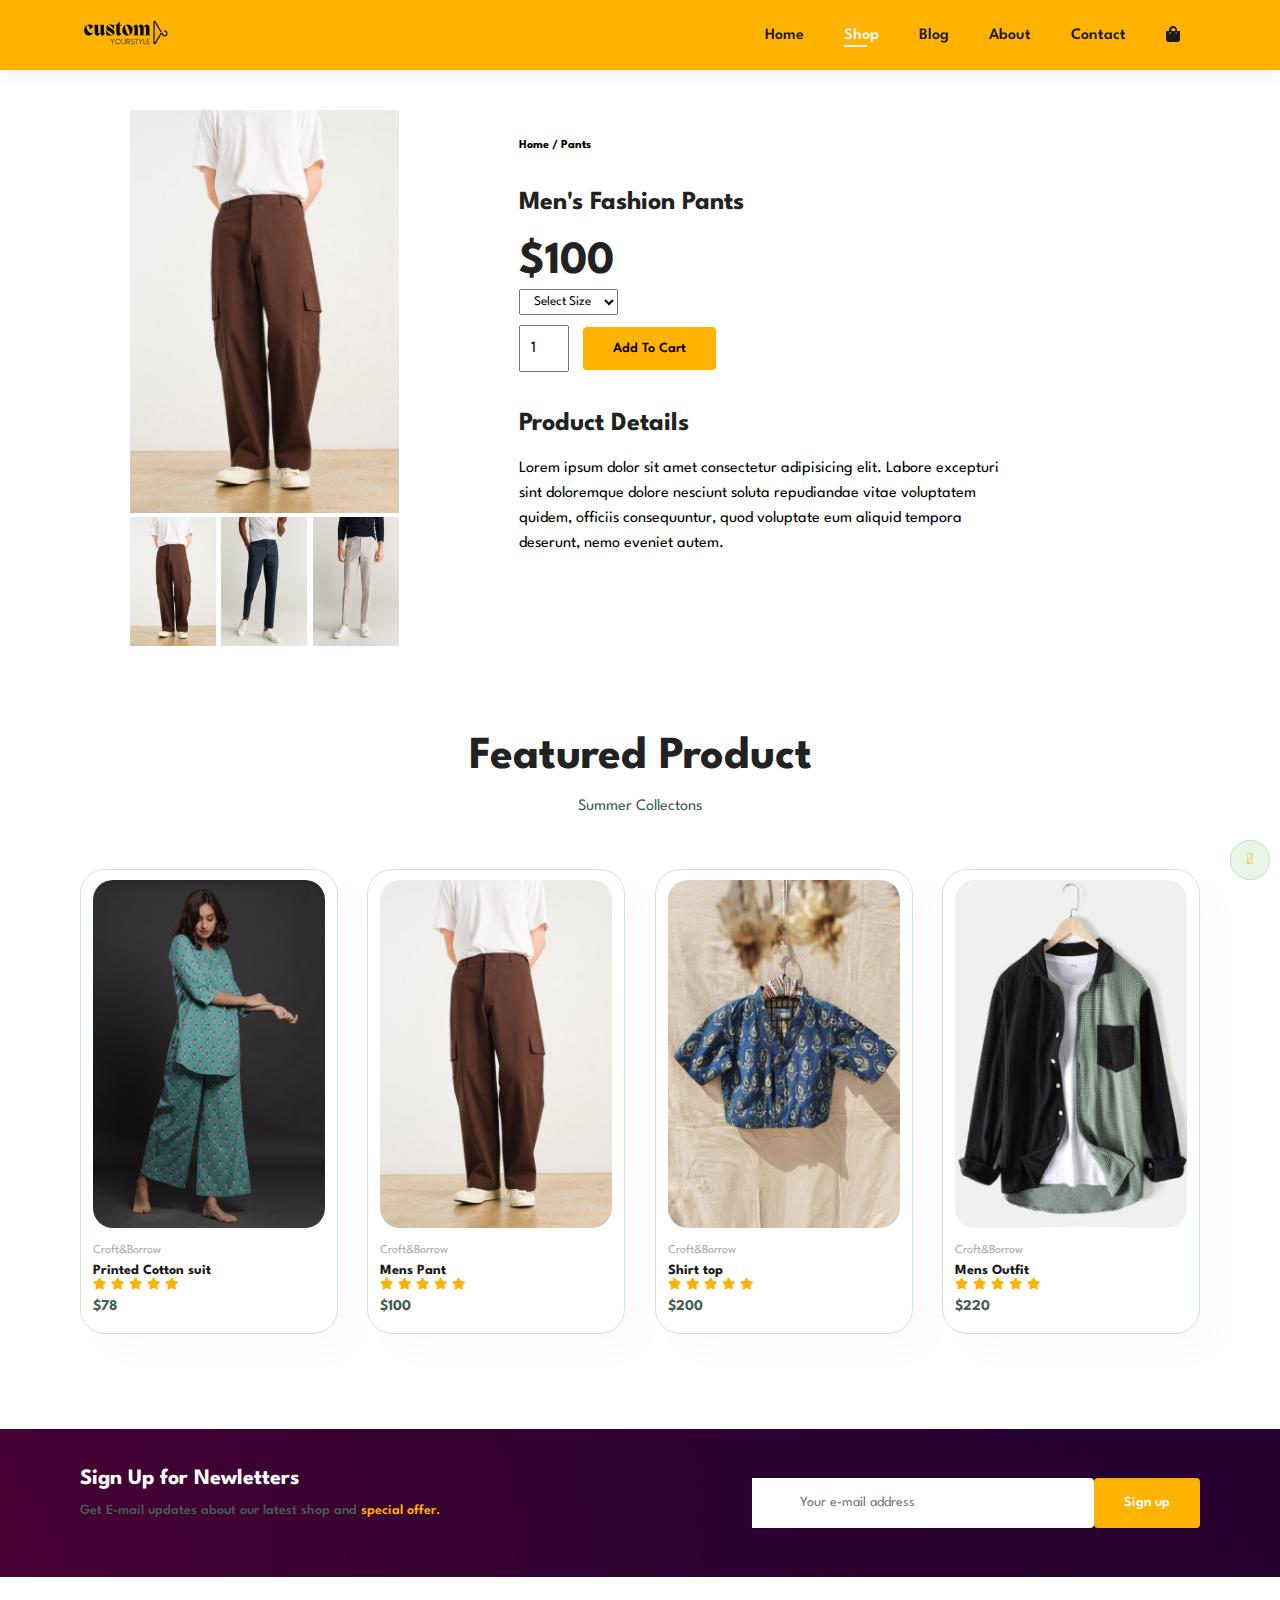
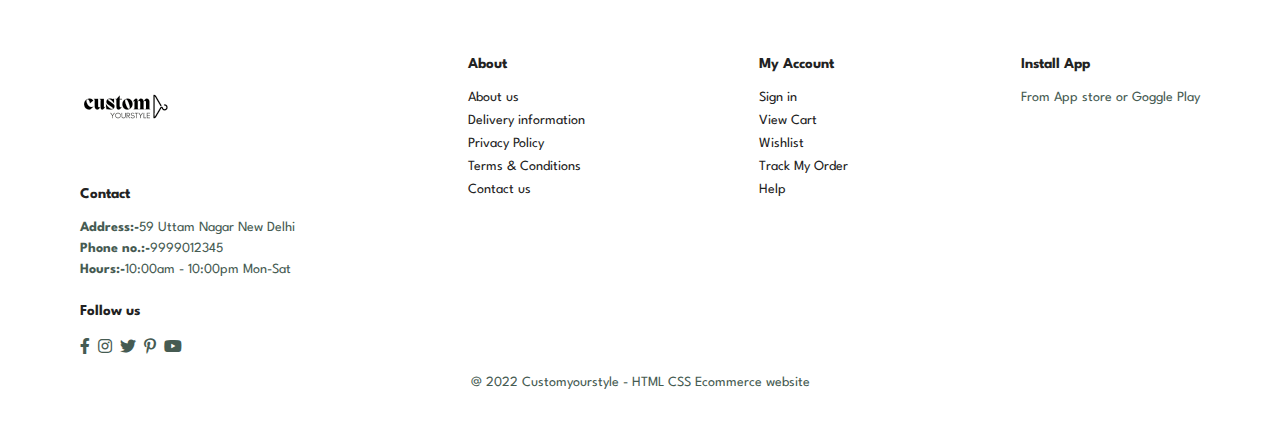
<file: customyourstyle/sproduct.html>
<!DOCTYPE html>
<html lang="en">
<head>
    <meta charset="UTF-8">
    <meta http-equiv="X-UA-Compatible" content="IE=edge">
    <meta name="viewport" content="width=device-width, initial-scale=1.0">
    <title>Customyourstyle</title>
    <link rel="stylesheet" href="https://use.fontawesome.com/releases/v5.15.4/css/all.css"/>
    <link rel="stylesheet" href="style.css">
</head>
<body>

   <section id="header">
    <a href="#"> <img src="images/logo9.png" class="logo" alt=""></a>
    
   <div> 
    <ul id="navbar">
        <li><a  href="index.html">Home</a></li>
        <li><a class="active" href="shop.html">Shop</a></li>
        <li><a href="blog.html">Blog</a></li>
        <li><a href="about.html">About</a></li>
        <li><a href="contact.html">Contact</a></li>
        <li id="lg-bag"><a href="cart.html"><i class="fa fa-shopping-bag"></i></a></li>
        <a href="#" id="close"><i class="fa fa-times"></i></a>
    </ul>
   </div>
   <div id="mobile">
    <a href="cart.html"><i class="fa fa-shopping-bag"></i></i></a>
    <i id="bar" class="fas fa-outdent"></i>
   </div>
</section>

<section id="prodetails" class="section-p1">
    <div class="single-pro-img">
        <img src="images/product/Pant1.png" width="100%" id="MainImg" alt="" >

        <div class="small-img-group">
            <div class="small-img-col">
                <img src="images/product/Pant1.png" width="100%" class="small-img" alt="">
            </div>
            <div class="small-img-col">
                <img src="images/product/Pant2.png" width="100%" class="small-img" alt="">
            </div>
            <div class="small-img-col">
                <img src="images/product/Pant3.png" width="100%" class="small-img" alt="">
            </div>
            
        </div>
    </div>

    <div class="singe-pro-details">
        <h6>Home / Pants</h6>
        <h4>Men's Fashion Pants</h4>
        <h2>$100</h2>
        <select>
            <option>Select Size</option>
            <option>Small</option>
            <option>Large</option>
            <option>XL</option>
            <option>XXL</option> 
        </select>
        <input type="number" value="1">
        <button class="normal">Add To Cart</button>
        <h4>Product Details</h4>
        <span>Lorem ipsum dolor sit amet consectetur adipisicing elit. Labore excepturi sint doloremque dolore nesciunt soluta repudiandae vitae voluptatem quidem, officiis consequuntur, quod voluptate eum aliquid tempora deserunt, nemo eveniet autem.</span>
    </div>
</section>

<section id="product1" class="section-p1">
    <h2>Featured Product</h2>
    <p>Summer Collectons</p>
    <div class="pro-container">
        <div class="pro">
            <img src="images/product/suit1.png" alt="">
            <div class="des">
                <span>Croft&Borrow</span>
                <h5>Printed Cotton suit</h5>
                <div class="star">
                    <i class="fas fa-star"></i>
                    <i class="fas fa-star"></i>
                    <i class="fas fa-star"></i>
                    <i class="fas fa-star"></i>
                    <i class="fas fa-star"></i>
                </div>
                <h4>$78</h4>
            </div>
            <a href="#"><i class="fal fa-shopping-cart cart"></i></a>
        </div>
        <div class="pro">
            <img src="images/product/Pant1.png" alt="">
            <div class="des">
                <span>Croft&Borrow</span>
                <h5>Mens Pant</h5>
                <div class="star">
                    <i class="fas fa-star"></i>
                    <i class="fas fa-star"></i>
                    <i class="fas fa-star"></i>
                    <i class="fas fa-star"></i>
                    <i class="fas fa-star"></i>
                </div>
                <h4>$100</h4>
            </div>
            <a href="#"><i class="fal fa-shopping-cart cart"></i></a>
        </div>
        <div class="pro">
            <img src="images/product/shirt top1.png" alt="">
            <div class="des">
                <span>Croft&Borrow</span>
                <h5>Shirt top</h5>
                <div class="star">
                    <i class="fas fa-star"></i>
                    <i class="fas fa-star"></i>
                    <i class="fas fa-star"></i>
                    <i class="fas fa-star"></i>
                    <i class="fas fa-star"></i>
                </div>
                <h4>$200</h4>
            </div>
            <a href="#"><i class="fal fa-shopping-cart cart"></i></a>
        </div>
        <div class="pro">
            <img src="images/product/shirt11.png" alt="">
            <div class="des">
                <span>Croft&Borrow</span>
                <h5>Mens Outfit</h5>
                <div class="star">
                    <i class="fas fa-star"></i>
                    <i class="fas fa-star"></i>
                    <i class="fas fa-star"></i>
                    <i class="fas fa-star"></i>
                    <i class="fas fa-star"></i>
                </div>
                <h4>$220</h4>
            </div>
            <a href="#"><i class="fal fa-shopping-cart cart"></i></a>
        </div>
</section>

    <section id="newsletter" class="section-p1 section-m1" >
       <div class="newstext">
        <h4>Sign Up for Newletters</h4>
        <p>Get E-mail updates about our latest shop and <span>special offer.</span></p>
       </div>
       <div class="form">
        <input type="text" placeholder="Your e-mail address">
        <button class="normal">Sign up</button>
       </div>
    </section>

    <footer class="section-p1">
       <div class="col">
        <img class="logo" src="images/logo9.png">
        <h4>Contact</h4>
        <p><strong>Address:-</strong>59 Uttam Nagar New Delhi</p>
        <p><strong>Phone no.:-</strong>9999012345</p>
        <p><strong>Hours:-</strong>10:00am - 10:00pm Mon-Sat </p>
        <div class="follow">
            <h4>Follow us</h4>
            <div class="icon">
                <i class="fab fa-facebook-f"></i>
                <i class="fab fa-instagram"></i>
                <i class="fab fa-twitter"></i>
                <i class="fab fa-pinterest-p"></i>
                <i class="fab fa-youtube"></i>
            </div>
        </div>
       </div>

    <div class="col">
        <h4>About</h4>
        <a href="#">About us</a>
        <a href="#">Delivery information</a>
        <a href="#">Privacy Policy</a>
        <a href="#">Terms & Conditions</a>
        <a href="#">Contact us</a>
    </div>
    <div class="col">
        <h4>My Account</h4>
        <a href="#">Sign in</a>
        <a href="#">View Cart</a>
        <a href="#">Wishlist</a>
        <a href="#">Track My Order</a>
        <a href="#">Help</a>
    </div>
    <div class="col install">
        <h4>Install App</h4>
        <p>From App store or Goggle Play</p>
    </div>
    <div class="copyright">
        <p>@ 2022 Customyourstyle - HTML CSS Ecommerce website</p>
    </div>
    </footer>

    <script>
        var MainImg = document.getElementById("MainImg");
        var smallimg = document.getElementsByClassName("small-img");

        smallimg[0].onclick = function(){
            MainImg.src = smallimg[0].src;
        }
        smallimg[1].onclick = function(){
            MainImg.src = smallimg[1].src;
        }
        smallimg[2].onclick = function(){
            MainImg.src = smallimg[2].src;
        }
    </script>

    <script src="script.js"></script>
</body>
</html>
</file>
<file: customyourstyle/style.css>
@import url('https://fonts.googleapis.com/css2?family=Spartan:wght@100;200;300;400;500;600;700;800;900&display=swap') ;

*  {
    margin : 0;
    padding : 0;
    box-sizing : border-box;
    font-family : 'Spartan' , sans-serif;
   }
    
h1 {
    font-size : 50px;
    line-height : 64px;
    color : #222;
   }

   h2 {
    font-size : 46px;
    line-height : 54px;
    color : #222;
   }

   h4 {
    font-size : 20px;
    color : #222;
   }

   h6 {
    font-size : 12px;
    font-weight : 700;
   }

   p {
    font-size: 16px;
    color: #465b52;
    margin: 15px 0px 20px 0px;
   }
    
   .section-p1 {
       padding: 40px 80px;
   }
    
   .section-m1 {
    margin: 40px 0px;
   }

   button.normal{
    font-size: 14px;
    font-weight: 600;
    padding: 15px 30px;
    color: #000;
    background-color: #ffb200;
    border-radius: 4px;
    cursor: pointer;
    border: none;
    outline: none;
    transition: 0.2s;
   }

   button.white{
    font-size: 13px;
    font-weight: 600;
    padding: 11px 18px;
    color: #fff;
    background-color: transparent;
    cursor: pointer;
    border: 1px solid #fff;
    outline: none;
    transition: 0.2s;
   }

   body {
    width: 100%;
   }

   /* header start */
   #header{
    display: flex;
    align-items: center;
    justify-content: space-between;
    padding: 20px 80px;
    background: #ffb200;
    box-shadow: 0 5px 15px rgb(0, 0, 0, 0.06);
    position: sticky;
    left: 0;
    top: 0;
    height: 70px;
      }
    
   #navbar{
    display: flex;
    align-items: center;
    justify-content: center;
   }

   #navbar li {
    list-style: none;
     padding: 0 20px;
     position: relative;

   }

   #navbar li a {
     text-decoration: none;
     font-size: 16px;
     font-weight: 600;
     color: #1a1a1a;
     transition: 0.3s ease;
    
   }

   #navbar li a:hover,
   #navbar li a.active{
    color: aliceblue;
   }

   #navbar li a.active::after,
   #navbar li a:hover::after{
    content: "";
    width: 30%;
    height: 2px;
    background: aliceblue;
    position: absolute;
    bottom: -4px;
    left: 20px;
   }

   #mobile{
    display: none;
    align-items: center;
   }

   #close{
    display: none;
   }

   /* home */
   #hero{
    background-image: url("images/hero3.jpg");
    height: 90vh;
    width: 100%;
    background-size: cover;
    background-position: top 15% right 0;
    padding: 0 80px;
    display: flex;
    flex-direction: column;
    align-items: flex-start;
    justify-content: center;
   }

   #hero h4{
    padding-bottom: 15px;
   }
   
   #hero button{
    border-radius: 25px;
  background: #ffb200;
  border-color: #ffb200;
  padding: 20px;
  width: 200px;
  height: 20px;
  text-align: center;
  cursor: pointer;
   }

   #feature{
    display: flex;
    align-items: center;
    justify-content: space-between;
    flex-wrap: wrap;
   }

   #feature .fe-box{
    width: 180px;
    text-align: center;
    padding: 25px 15px;
    box-shadow: 20px 20px 34px rgb(0, 0, 0, 0.03);
    border: 1px solid #cce7d0;
    border-radius: 4px;
    margin: 15px 0;
   }

   #feature .fe-box:hover{
    box-shadow: 10px 10px 54px rgb(70, 62, 221, 0.1);
   }

   #feature .fe-box img{
    width: 100%;
    margin-bottom: 10px;
   }

   #product1{
    text-align: center;
   }

   #product1 .pro-container{
    display: flex;
    justify-content: space-between;
    padding-top: 20px;
    flex-wrap: wrap;

   }

   #product1 .pro{
    width: 23%;
    min-width: 250px;
    padding: 10px 12px;
    border: 1px solid #cce7d0;
    border-radius: 25px;
    cursor: pointer;
    box-shadow: 20px 20px 30px rgb(0, 0, 0, 0.02);
    margin: 15px 0;
    transition: 0,2s ease;
  
   }

   #product1 .pro:hover{
    box-shadow: 20px 20px 30px rgb(0, 0, 0, 0.06);
   }

   #product1 .pro img{
    width: 100%;
    border-radius: 20px;
   }

   #product1 .pro .des{
    text-align: start;
    padding: 10px 0;
    
   }

   #product1 .pro .des span{
    color: darkgrey;
    font-size: 12px;

   }

   #product1 .pro .des h5{
    padding-top: 7px;
    color: #1a1a1a;
    font-size: 14px;
    
   }

   #product1 .pro .des i{
    font-size: 12px;
    color: #ffb200;
   }

   #product1 .pro .des h4{
    padding-top: 7px;
    font-size: 15px;
    font-weight: 700;
    color: #465b52;
   }

   #product1 .pro .cart{
    width: 40px;
    height: 40px;
    line-height: 40px;
    border-radius: 50px;
    background-color: #e8f6e8;
    font-weight: 500;
    color: #ffb200;
    border: 1px solid #cce7d0;
    position: absolute;
    bottom: 20px;
    right: 10px;
   }

   #banner{
    display: flex;
    flex-direction: column;
    justify-content: center;
    align-items: center;
    text-align: center;
    background-image: url("images/banner/b2.jpg");
    width: 100%;
    height: 40vh;
    background-size: cover;
    background-position: center;
   }

   #banner h2 span{
    color: darkred;
   }

   #sm-banner{
    display: flex;
    justify-content: space-between;
    flex-wrap: wrap;
   }

   #sm-banner .banner-box{
    display: flex;
    flex-direction: column;
    justify-content: center;
    align-items: flex-start;
    background-image: url("images/banner/b5.jpg");
    min-width: 580px;
    height: 50vh;
    background-size: cover;
    background-position: center;
    padding: 30px;

   }
   #sm-banner .banner-box2{
    background-image: url("images/banner/b1.jpg");
   }

   #sm-banner h4{
    color: #fff;
    font-size: 20px;
    font-weight: 300;

   }

   #sm-banner h2{
    color: #fff;
    font-size: 28px;
    font-weight: 800;
    
   }

   #sm-banner span{
    color:#fff;
    font-size: 14px;
    font-weight: 500;
    padding-bottom: 15px;

   }

   #sm-banner .banner-box:hover button{
    background: #ffb200;
    border: 1px solid #ffb200;
   }

   #banner3{
    display: flex;
    justify-content: space-between;
    flex-wrap: wrap;
    padding: 0 80px;
   }

   #banner3 .banner-box{
    display: flex;
    flex-direction: column;
    justify-content: center;
    align-items: flex-start;
    background-image: url("images/banner/b3.jpg");
    min-width: 30%;
    height: 30vh;
    background-size: cover;
    background-position: center;
    padding: 20px;
    margin-bottom: 20px;
   }

   #banner3 .banner-box2{
    background-image: url("images/banner/b7.jpg");
   }

   #banner3 .banner-box3{
    background-image: url("images/banner/b4.jpg");
   }

   #banner3 h2{
    color: #fff;
    font-weight: 900;
    font-size: 22px;
   }

   #banner3 h3{
    color: darkred;
    font-weight: 800;
    font-size: 15px;
   }

   #newsletter{
    display: flex;
    justify-content: space-between;
    flex-wrap: wrap;
    align-items: center;
    background-image: url("images/banner/b9.jpg");
    background-repeat: no-repeat;
    background-position: 20% 30%;
   }

   #newsletter h4{
    font-size: 22px;
    font-weight: 700;
    color: #fff;
   }

   #newsletter p{
    font-size: 14px;
    font-weight: 600;
    color: #465b52;
   }

   #newsletter p span{
    color: #ffb200;
   }

   #newsletter .form{
    display: flex;
    width: 40%;
   }

   #newsletter input{
    height: 3.125rem;
    padding: 0 1.25cm;
    font-size: 14px;
    width: 100%;
    border: 1px solid transparent;
    border-radius: 4px;
    outline: none;
    border-top-left-radius: 0;
    border-bottom-left-radius: 0;
   }

   #newsletter button{
     background-color: #ffb200;
     color: #fff;
     white-space: nowrap;
   }

   footer{
    display: flex;
    flex-wrap: wrap;
    justify-content: space-between;
   }

   footer .col{
    display: flex;
    flex-direction: column;
    align-items: flex-start;
    margin-bottom: 20px;

   } 

   footer .logo{
    margin-bottom: 30px;
   }

   footer h4{
    font-size: 15px;
    padding-bottom: 20px;
   }

   footer p{
    font-size: 14px;
    margin: 0 0 8px 0;
   }

   footer a{
    font-size: 14px;
    text-decoration: none;
    color: #222;
    margin-bottom: 10px;
   }

   footer .follow{
    margin-top: 20px;
   }

   footer .follow i{
    color: #465b52;
    padding-right: 4px;
    cursor: pointer;

   }

   footer .follow i:hover,
   footer a:hover{
      color: #ffb200;
   }
   
   footer .copyright{
    width: 100%;
    text-align: center;
   }

   /* shop page */
   #page-header{
    background-image: url("images/banner/b14.jpg");
    width: 100%;
    height: 40vh;
    display: flex;
    justify-content: center;
    text-align: center;
    flex-direction: column;
    padding: 14px;
   }

   #page-header h2
   {
     color: #000;
   }
   #page-header p{
    color: #000;
    font-weight: 800;
  }

   #pagination{
    text-align: center;
   }

   #pagination a{
    text-decoration: none;
    background-color: #ffb200;
    padding: 15px 20px;
    border-radius: 4px;
    color: #fff;
    font-weight: 600;
   }   

   /* single product */
   #prodetails{
    display: flex;
    margin-top: 20;
   }

   #prodetails .single-pro-img{
    width: 24%;
    margin-right: 90px;
    margin-left: 50px;
    
   }

   .small-img-group{
    display: flex;
    justify-content: space-between;
    
   }

   .small-img-col{
    flex-basis: 32%;
    cursor: pointer;
   }

   #prodetails .singe-pro-details{
    width: 50%;
    padding: 30px;
   }

   #prodetails .singe-pro-details h4{
    padding: 40px 0 20px 0;
   }

   #prodetails .singe-pro-details h4{
    font-size: 26px;
   }
   #prodetails .singe-pro-details select{
     display: block;
     padding: 5px 10px;
     margin-bottom: 10px;
   }

   #prodetails .singe-pro-details input{
    width: 50px;
    height: 47px;
    padding-left: 10px;
    font-size: 16px;
    margin-right: 10px;
   }

   #prodetails .singe-pro-details span{
    line-height: 25px;
   }
   

  /* Blog Page */
  #page-header.blog-header{
    background-image: url(images/banner/b14.jpg);
  }
  #blog{
    padding: 150px 150px 0 150px;
  }
  #blog .blog-box{
    display: flex;
    align-items: center;
    width: 100%;
    padding-bottom: 90px;
  }
  #blog .blog-img{
    width: 50%;
    margin-right: 40px;
  }
  #blog img{
    width: 100%;
    height: 300px;
    object-fit: cover;
  }
  #blog .blog-details{
    width: 50%;
  }
  #blog .blog-details a{
    text-decoration: none;
    font-size: 11px;
    color: #000;
    font-weight: 700;
    position: relative;
    transition: 0.3s;
    z-index: -1;
  }
  #blog .blog-details a::after{
    content: "";
    width: 50px;
    height: 1px;
    background-color: #000;
    position: absolute;
    top: 4px;
    right: -60px;
  }
  #blog .blog-details a:hover{
    color: #ffb200;
  }
  #blog .blog-details a:hover::after{
    background-color: #ffb200;
  }


  /* About-Page*/
  #page-header.about-header{
     background-image: url("images/banner/b14.jpg");
  }
  
  
  
  
  
  
  
   /* media quary */
   @media (max-width:799px) {
    .section-p1{
      padding: 40px 40px;
    }
    #navbar {
      display: flex;
      flex-direction: column;
      align-items: flex-start;
      justify-content: flex-start;
      position: fixed;
      top: 0;
      right: -300px;
      height: 100vh;
      width: 300px;
      background-color: #e3e6f3;
      box-shadow: 0 40px 60px rgb(0, 0, 0, 0.01);
      padding: 80px 0 0 10px;
      transition: 0.3s;
   }

   #navbar.active{
    right: 0px;
   }

   #navbar li {
    margin-bottom: 25px;

    }

    #mobile {
      display: flex;
      align-items: center;
     }

     #mobile i{
      color: #1a1a1a;
      font-size: 24px;
      padding-left: 20px;
     }

     #close {
      display: initial;
      position: absolute;
      top: 30px;
      left: 30px;
      color: #222;
      font-size: 24px;
     }

     #lg-bag{
      display: none;
     }

     #hero {
      height: 70vh;
      padding: 0 80px;
      background-position: top 30% right 90% ;
     }

     #feature {
      justify-content: center;  
  }

  #feature .fe-box {
    margin: 15px 15px;
}

#product1 .pro-container {
  justify-content: center;
}
 
#product1 .pro {
  margin: 15px ; 
}

#banner {
  height: 20vh;
}

#sm-banner .banner-box { 
  min-width: 100%;
  height: 30vh; 
  }

  #newsletter .form { 
    width: 70%;
}

}

@media (max-width:477px) {
  .section-p1 {
    padding: 20px;
}
  #header {
    padding: 10px 30px; 
}
h2 {
  font-size: 32px;
}
h1 {
  font-size: 38px;
  
}

#hero {
  padding: 0 20px;
  background-position: top 55%;
}

#feature {
  justify-content: space-between;
}

#feature .fe-box {
  width: 155px;
  margin: 0 0 15px 0;
}

#product1 .pro {
  width: 100%;
}

#banner {
  height: 25vh;
}

#sm-banner .banner-box {
  height: 40vh;
}

#sm-banner .banner-box2 {
  margin-top: 20px;
}

#banner3 {
  padding: 0 20px;
}

#banner3 .banner-box {
  width: 100%;
}

#newsletter {
  padding: 40px 20px;
}

#newsletter .form {
  width: 100%;
}

footer .copyright {
  text-align: start;
}

/*single product */

#prodetails {
  display: flex;
 flex-direction: column;
}

#prodetails .single-pro-img {
  width: 90%;
  margin-left: 20px;
}

#prodetails .singe-pro-details {
  width: 100%;
}

/* blog page*/
#blog {
  padding: 100px 20px 0 20px;
}

#blog .blog-box {
  display: flex;
  flex-direction: column;
  align-items: flex-start;
  
}
#blog .blog-img {
  width: 100%;
  margin-right: 0px;
  margin-bottom: 30px;
}

#blog .blog-details {
  width: 100%;
}
}
</file>
